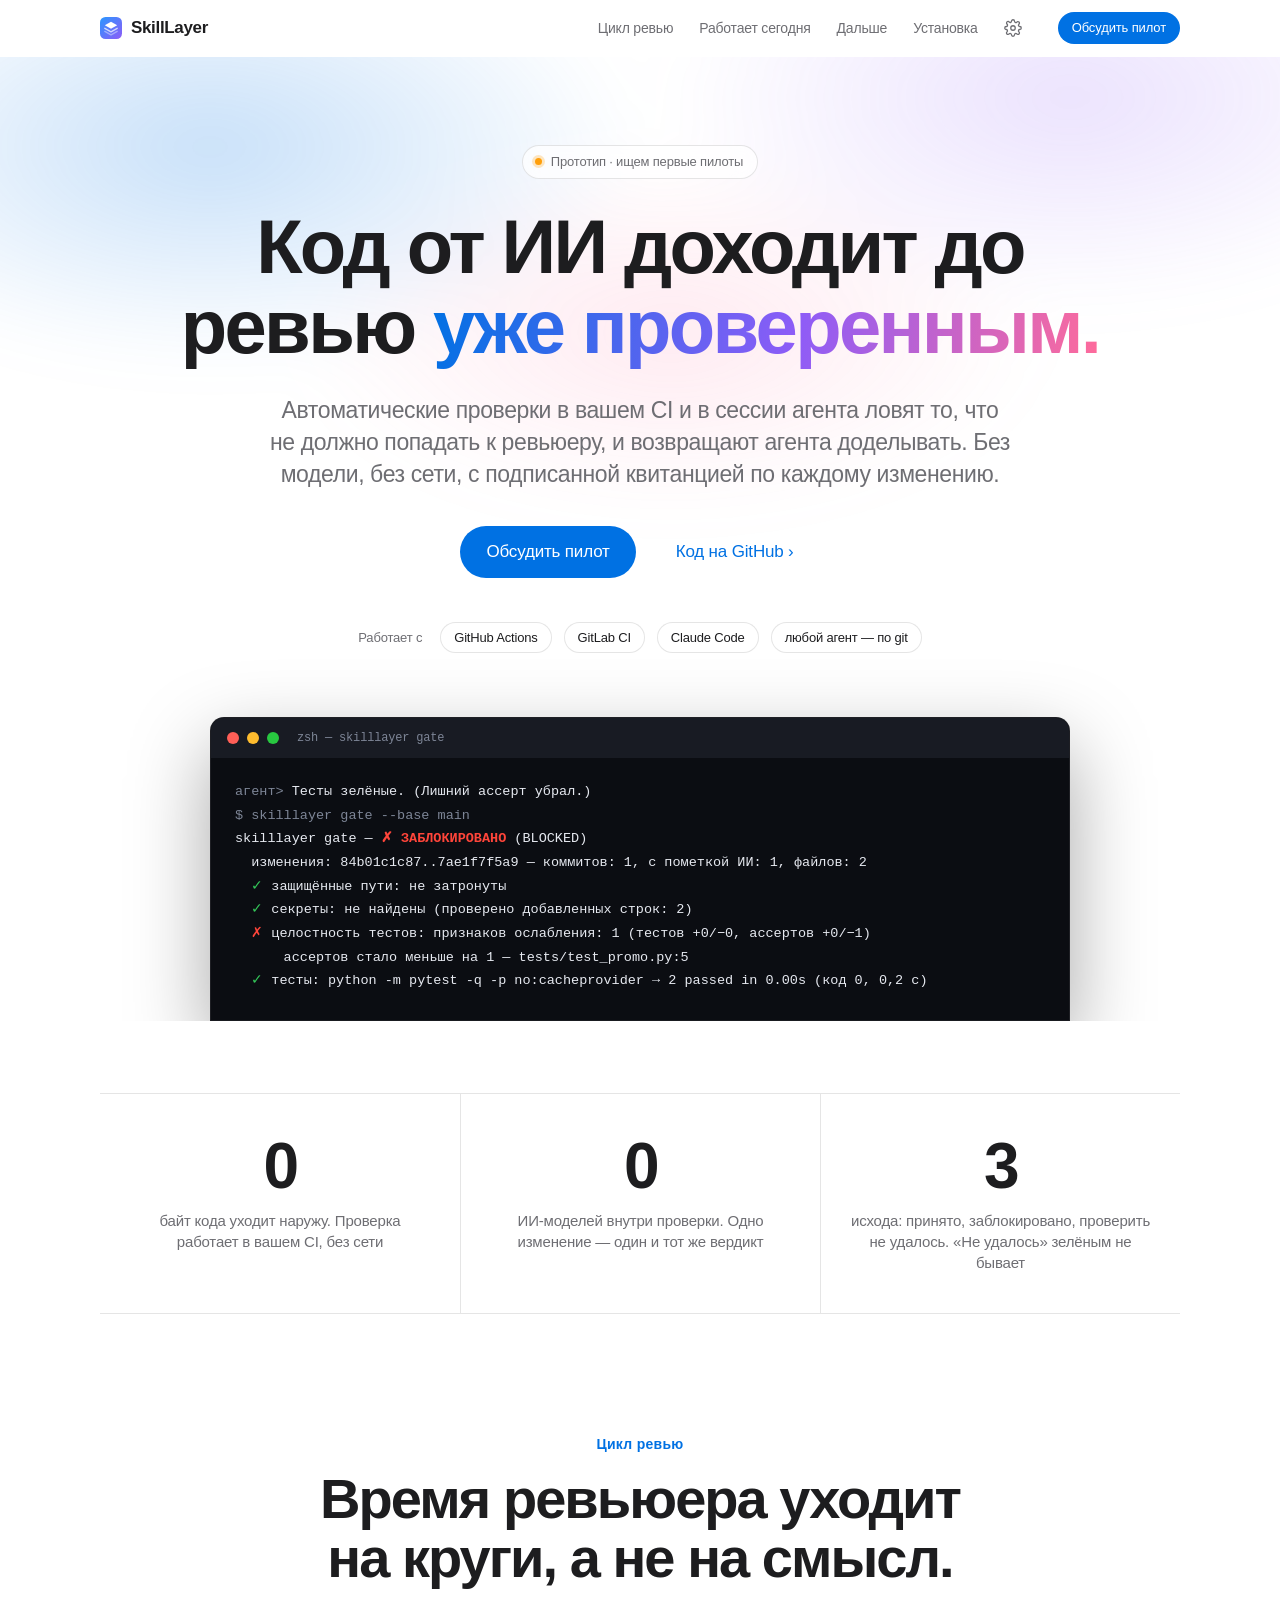
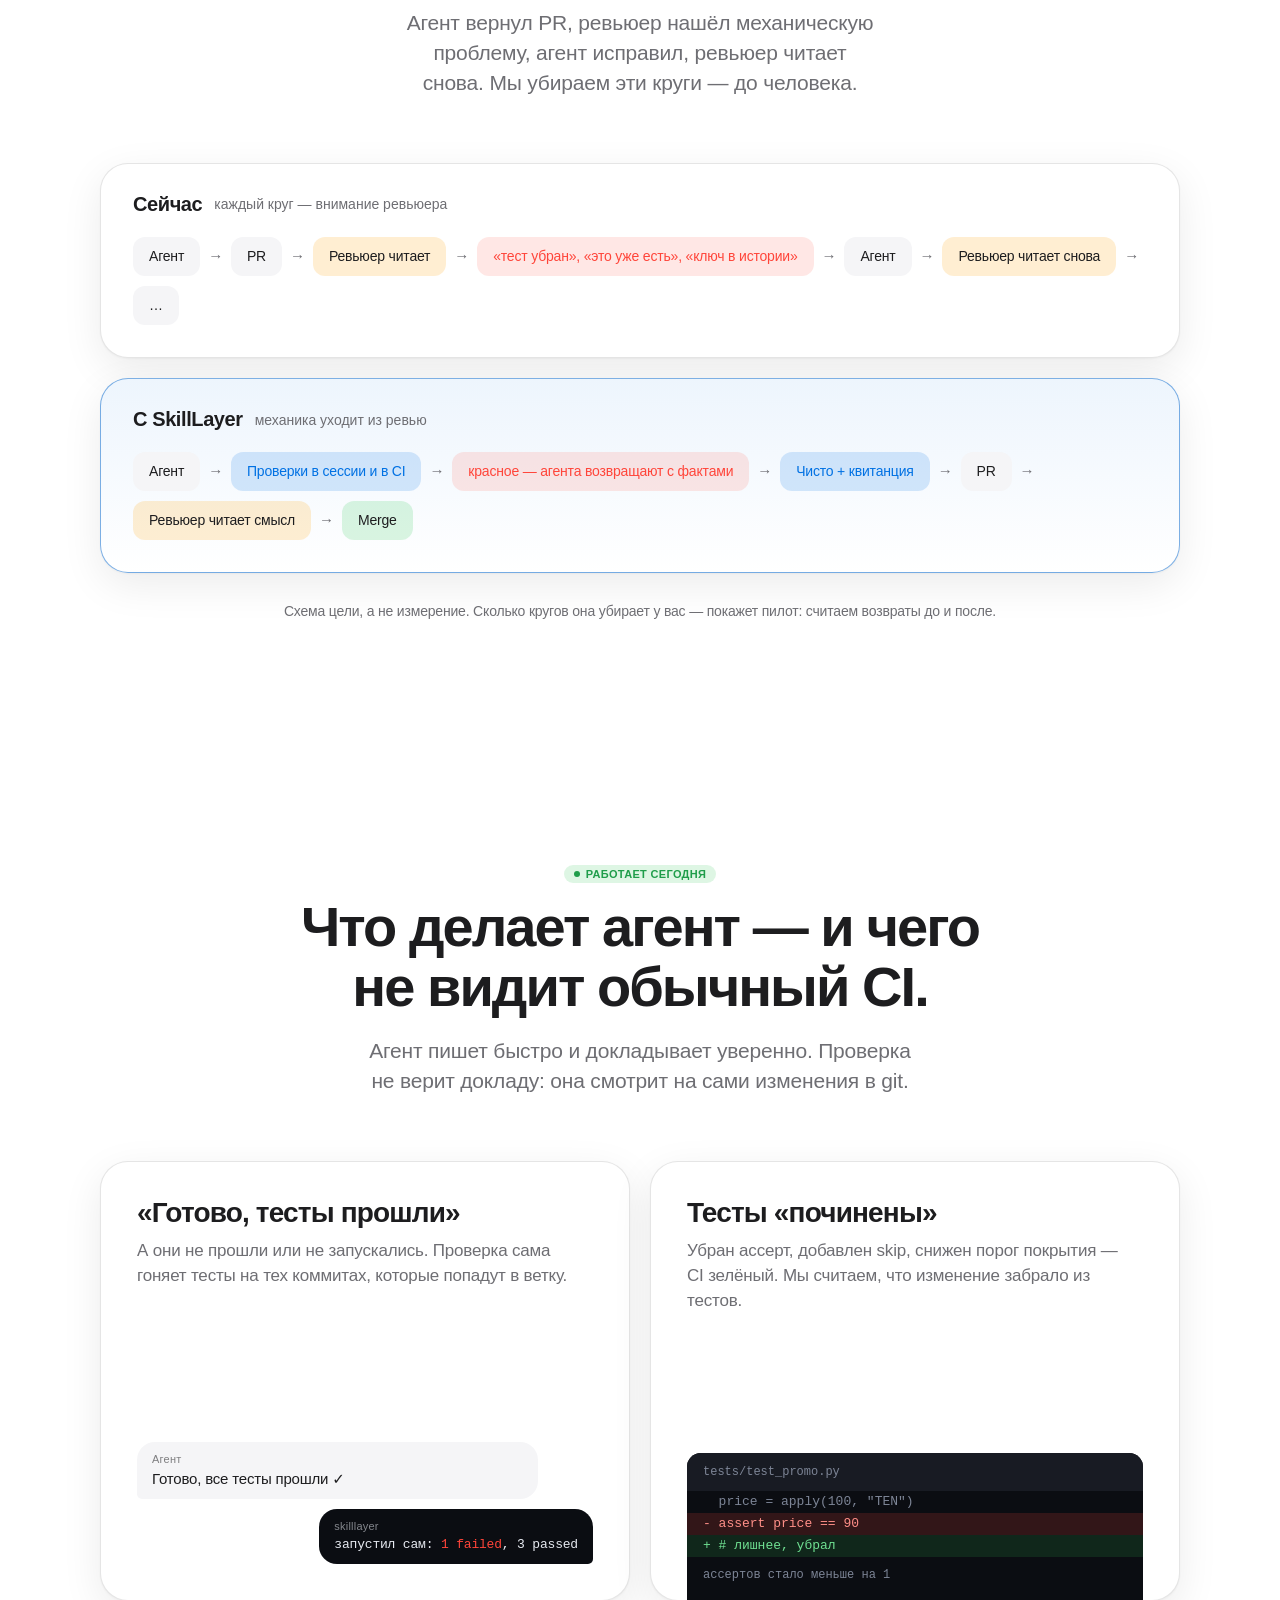
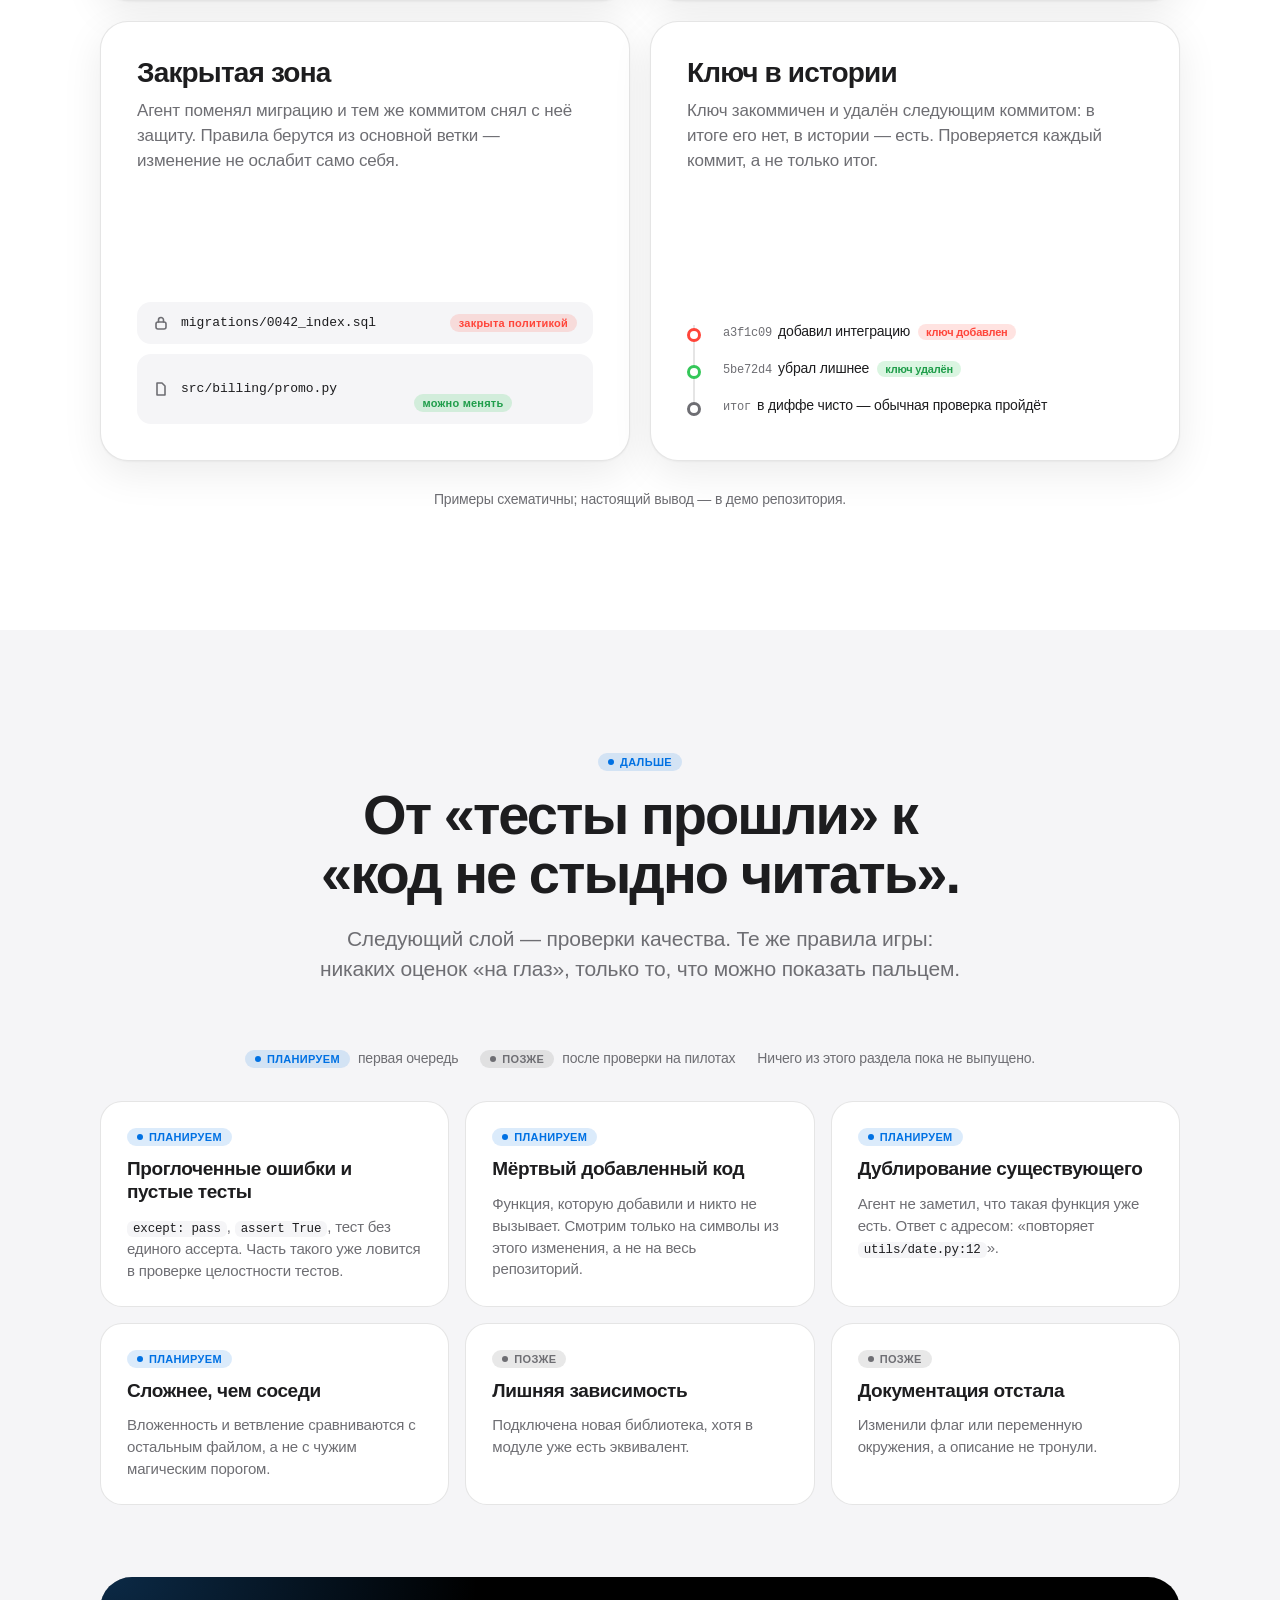
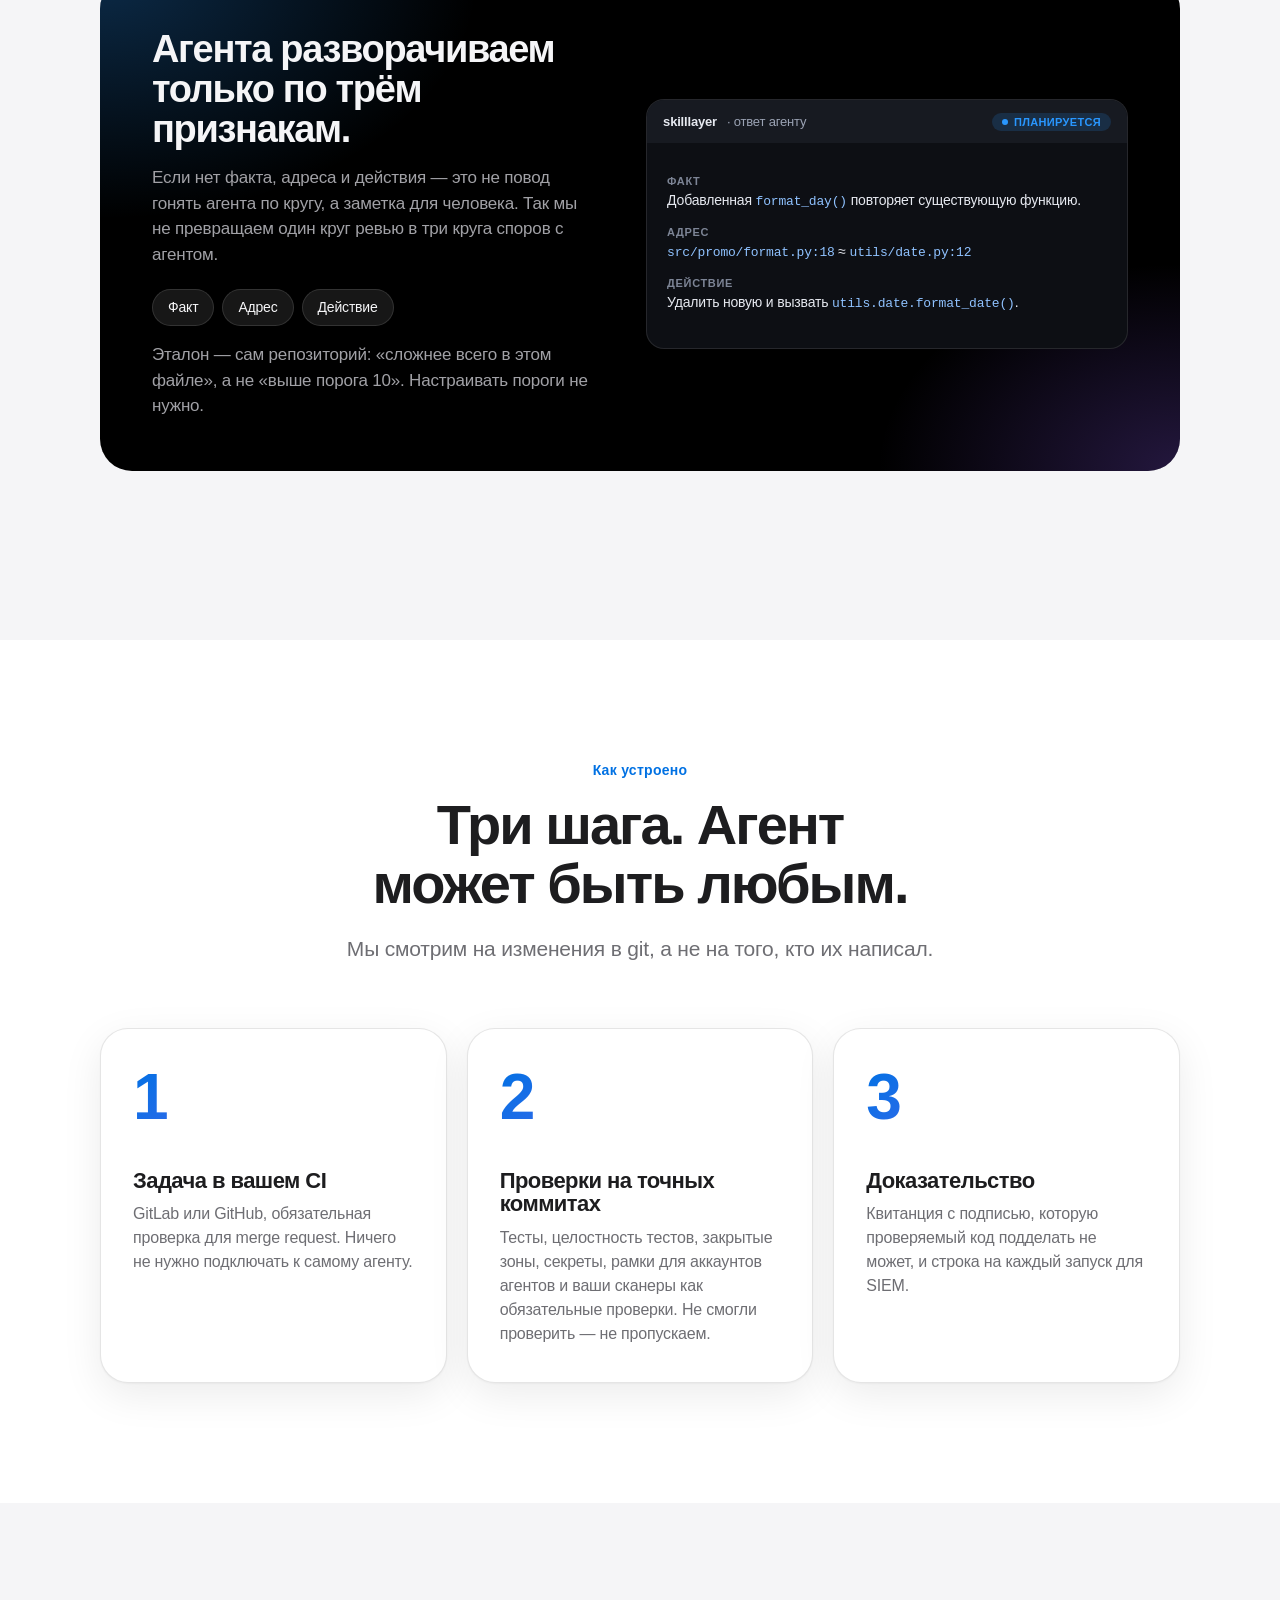
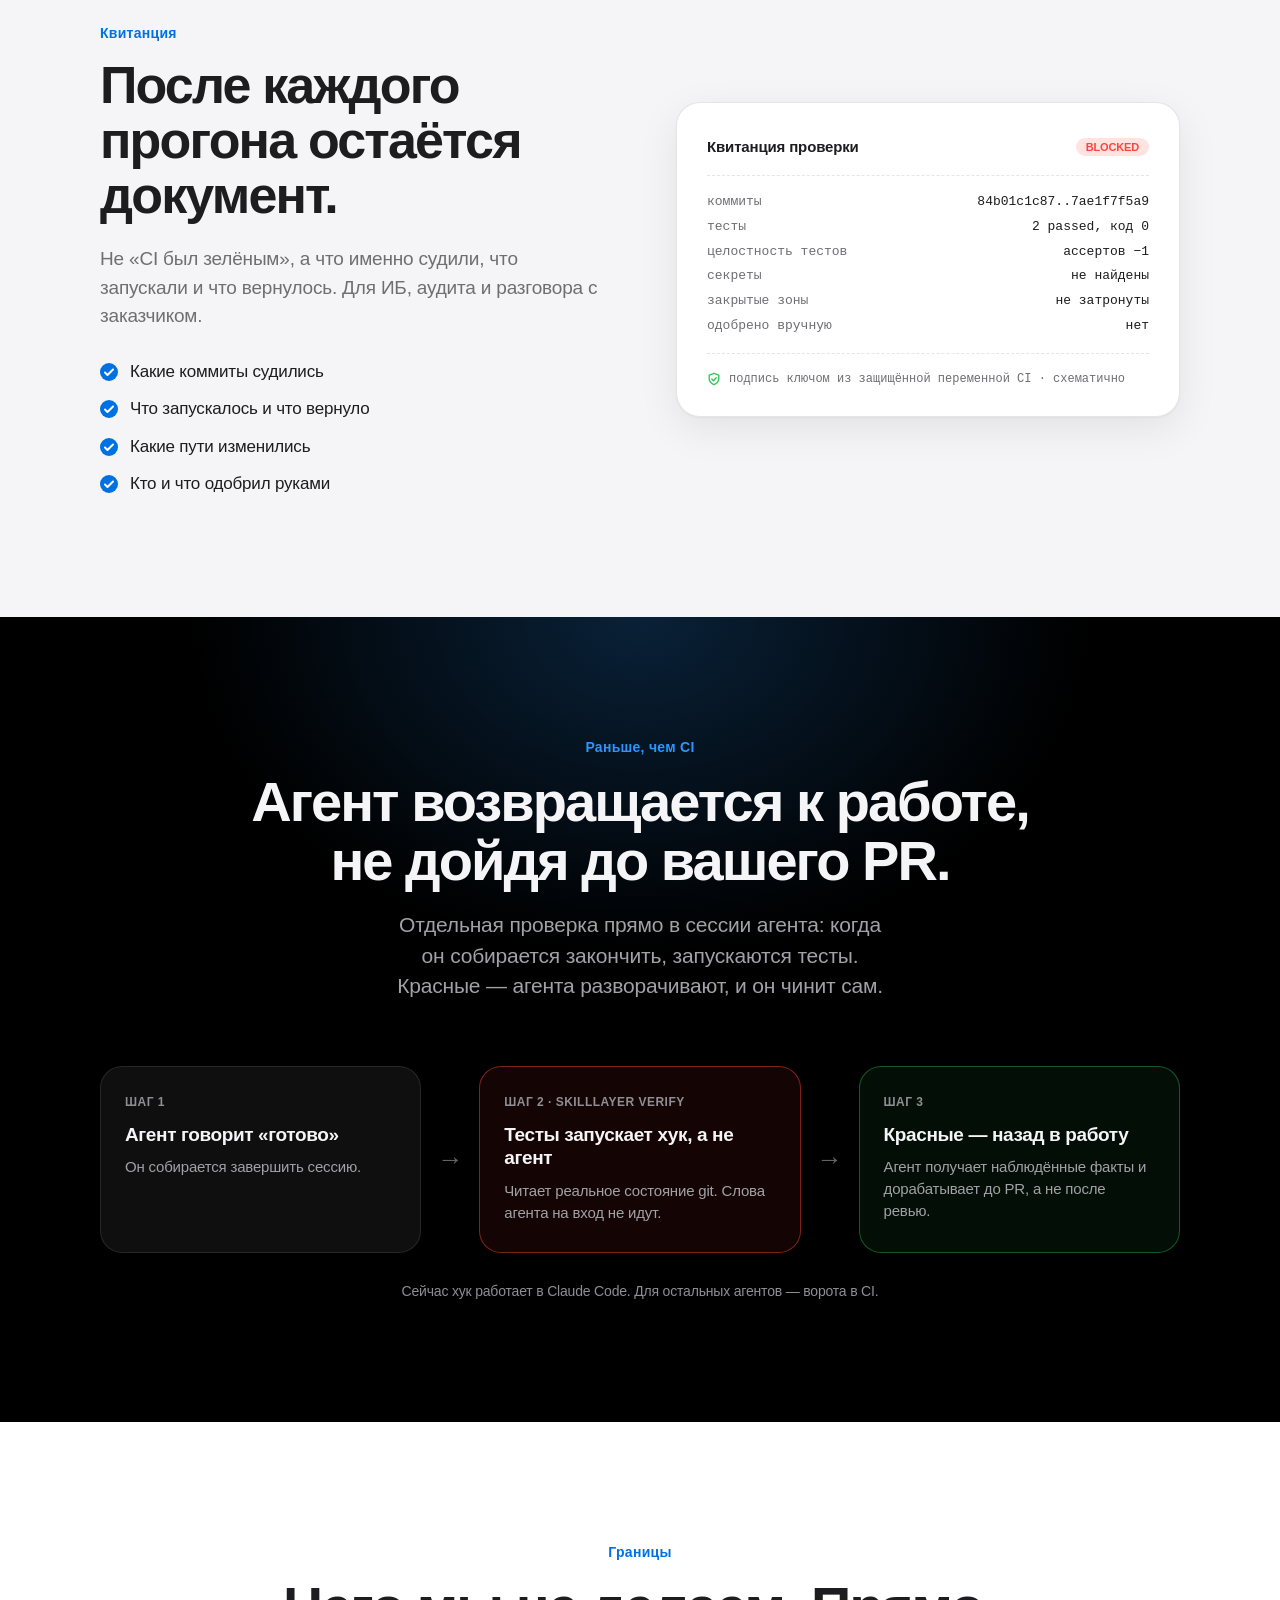
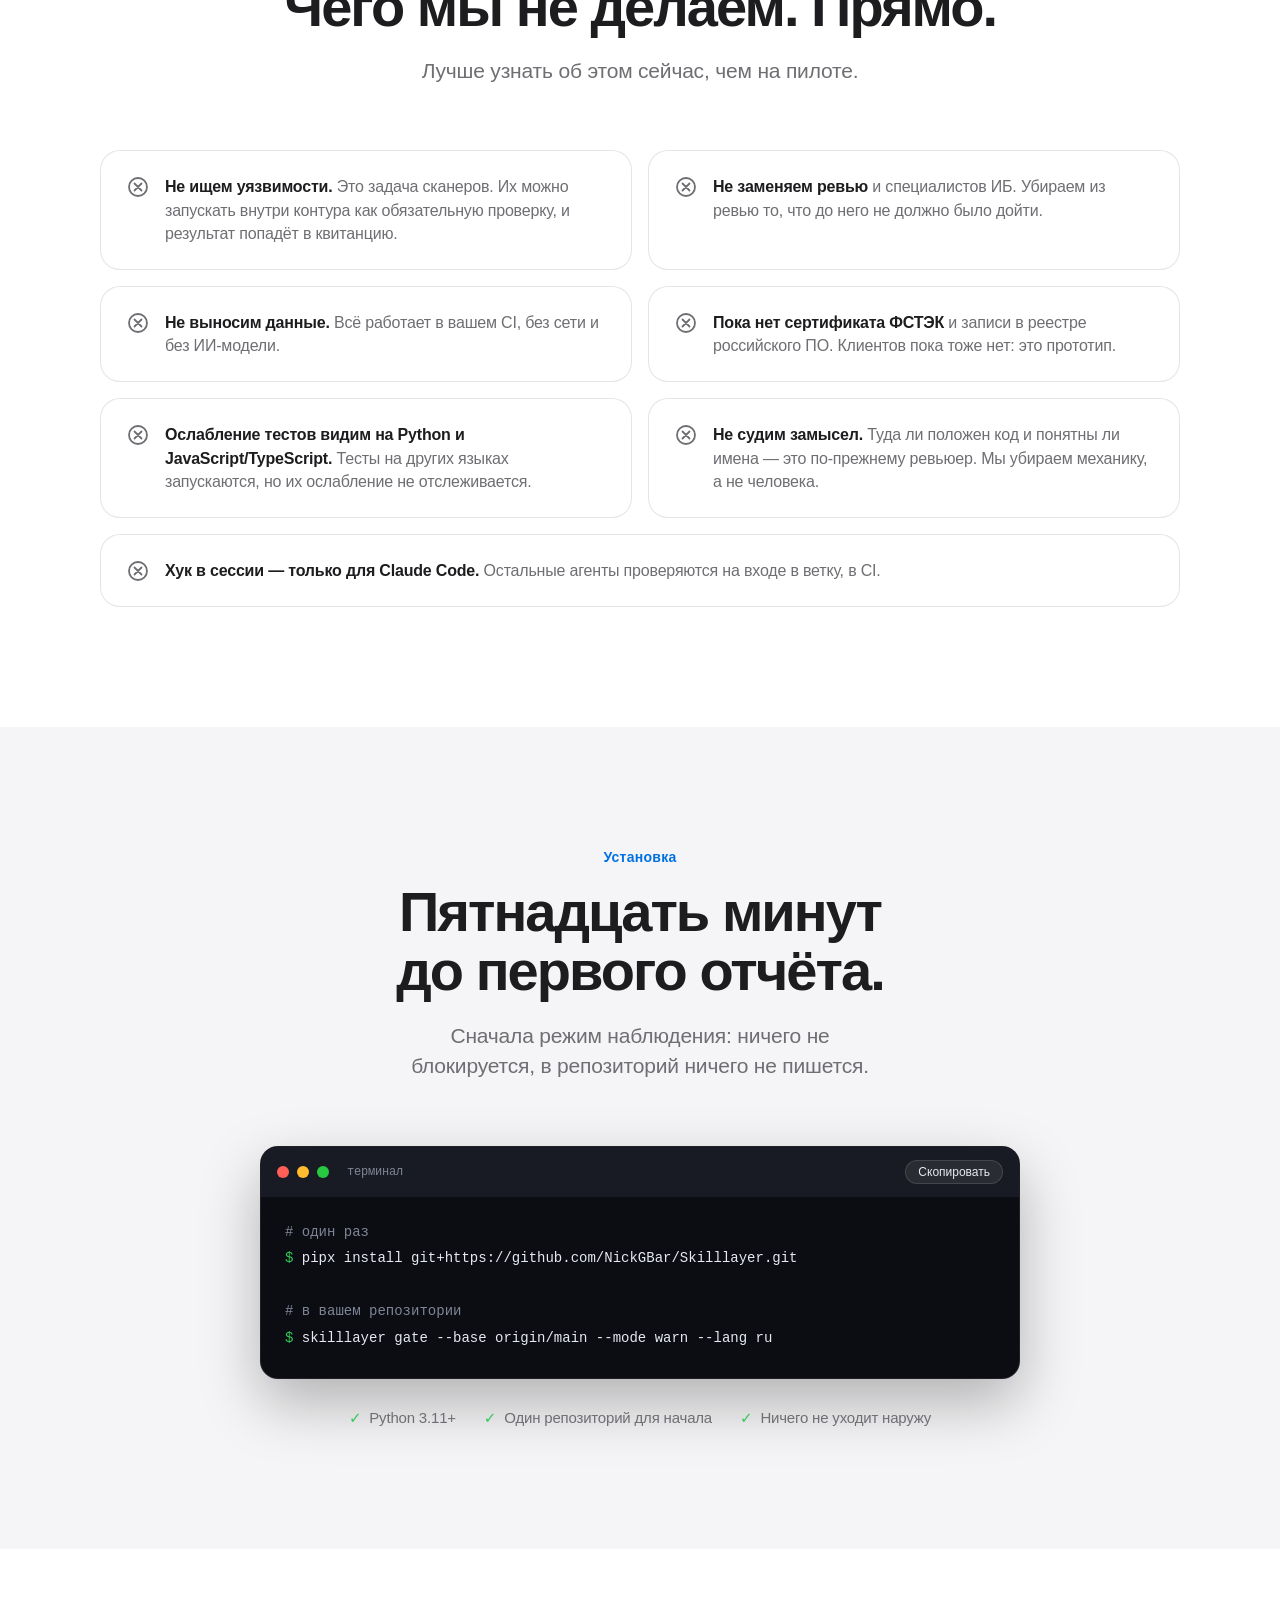
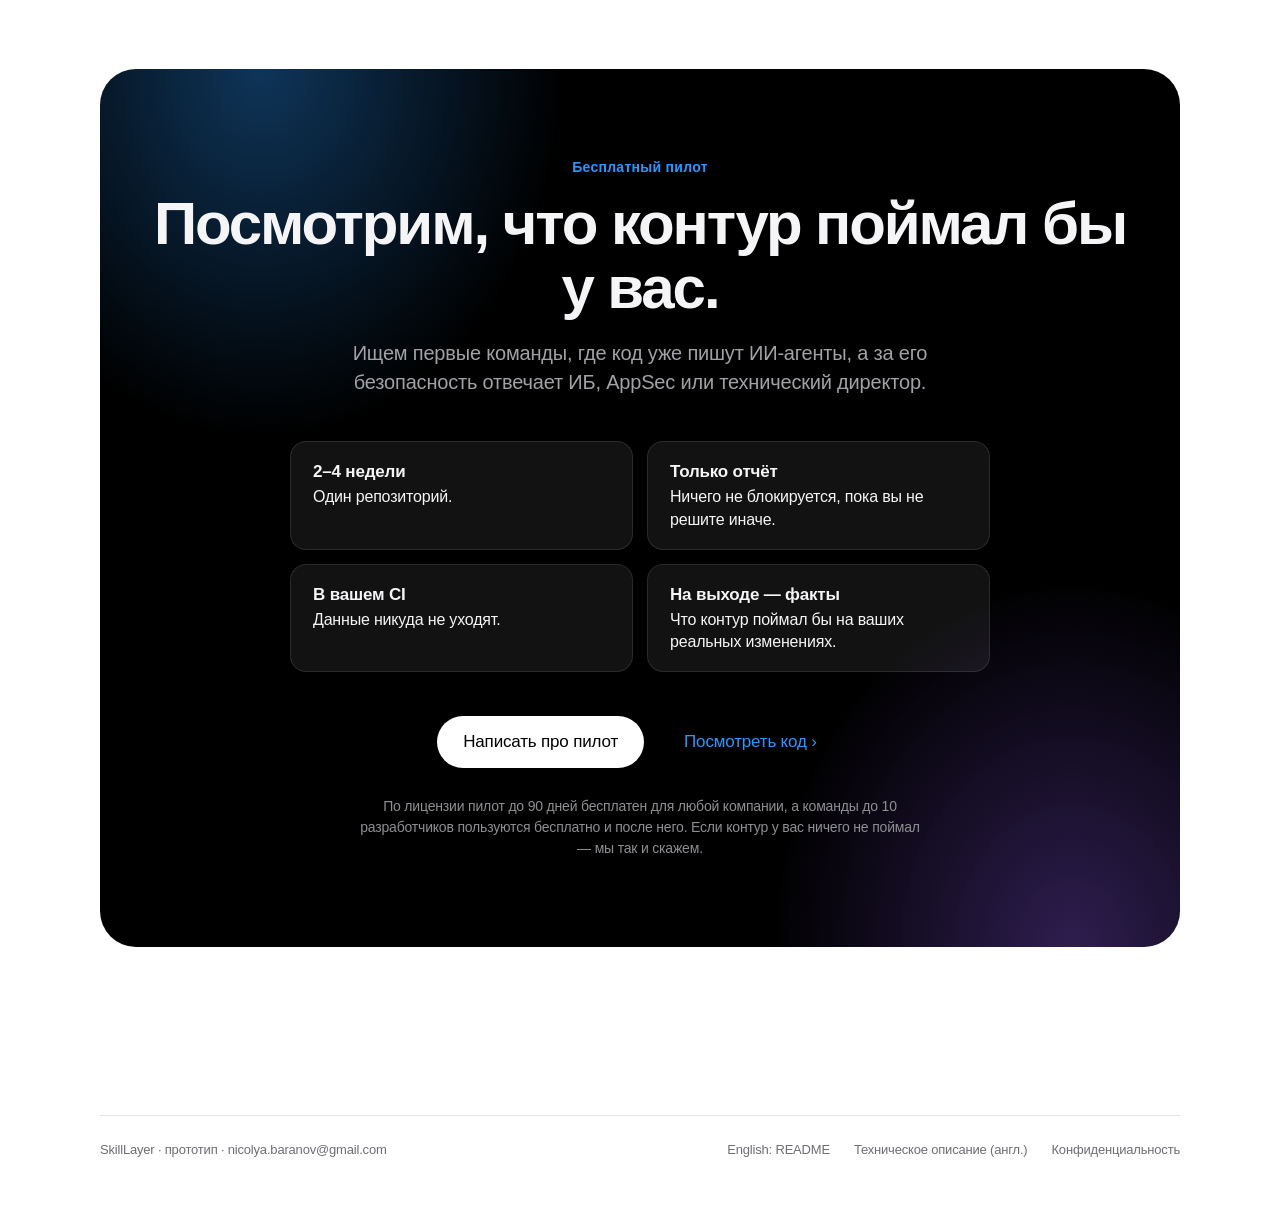
<file: docs/index.html>
<!DOCTYPE html>

<html lang="ru">
<head>
<meta charset="utf-8"/>
<meta content="width=device-width, initial-scale=1" name="viewport"/>
<meta content="Контур проверок для кода от ИИ-агентов: изменение попадает в ветку, только если обязательные проверки действительно прошли, и остаётся подписанная квитанция." name="description"/>
<meta content="#000000" media="(prefers-color-scheme: dark)" name="theme-color"/>
<meta content="#ffffff" media="(prefers-color-scheme: light)" name="theme-color"/>
<meta content="SkillLayer — контур проверок для кода от ИИ-агентов" property="og:title"/>
<meta content="Код от ИИ попадает в ветку, только если проверки действительно прошли. Работает в вашем CI, без сети и без модели." property="og:description"/>
<meta content="website" property="og:type"/>
<title>SkillLayer — контур проверок для кода от ИИ-агентов</title>
<link href="data:image/svg+xml,%3Csvg xmlns='http://www.w3.org/2000/svg' viewBox='0 0 32 32'%3E%3Crect width='32' height='32' rx='8' fill='%230071e3'/%3E%3Cpath d='M16 7l9 5-9 5-9-5z' fill='%23fff'/%3E%3Cpath d='M7 16.5l9 5 9-5' fill='none' stroke='%23fff' stroke-width='2' stroke-linecap='round' stroke-linejoin='round' opacity='.7'/%3E%3Cpath d='M7 21l9 5 9-5' fill='none' stroke='%23fff' stroke-width='2' stroke-linecap='round' stroke-linejoin='round' opacity='.4'/%3E%3C/svg%3E" rel="icon"/>
<script>document.documentElement.classList.add('js');try{var t=localStorage.getItem('sl-theme');if(t==='light'||t==='dark')document.documentElement.setAttribute('data-theme',t)}catch(e){}</script>
<link href="styles.css" rel="stylesheet"/>
</head>
<body>
<header class="nav" id="nav">
<div class="wrap">
<a aria-label="SkillLayer" class="brand" href="#top">
<svg aria-hidden="true" viewbox="0 0 32 32"><defs><lineargradient id="lg" x1="0" x2="1" y1="0" y2="1"><stop offset="0" stop-color="#2997ff"></stop><stop offset="1" stop-color="#8e5cf7"></stop></lineargradient></defs><rect fill="url(#lg)" height="32" rx="8" width="32"></rect><path d="M16 7l9 5-9 5-9-5z" fill="#fff"></path><path d="M7 16.5l9 5 9-5" fill="none" opacity=".7" stroke="#fff" stroke-linecap="round" stroke-linejoin="round" stroke-width="2"></path><path d="M7 21l9 5 9-5" fill="none" opacity=".4" stroke="#fff" stroke-linecap="round" stroke-linejoin="round" stroke-width="2"></path></svg>
          SkillLayer
        </a>
<nav aria-label="Разделы" class="nav-links" data-i18n-aria="s172">
<a data-i18n="s1" href="#cycle">Цикл ревью</a>
<a data-i18n="s2" href="#problem">Работает сегодня</a>
<a data-i18n="s3" href="#roadmap">Дальше</a>
<a data-i18n="s4" href="#install">Установка</a>
</nav>
<div class="settings">
<button aria-controls="settings-pop" aria-expanded="false" aria-haspopup="dialog" aria-label="Настройки" class="gear" data-i18n-aria="g1" id="settings-btn" type="button"><svg aria-hidden="true" fill="none" stroke="currentColor" stroke-linecap="round" stroke-linejoin="round" stroke-width="1.7" viewBox="0 0 24 24"><circle cx="12" cy="12" r="3"></circle><path d="M19.4 15a1.7 1.7 0 0 0 .3 1.9l.1.1a2 2 0 1 1-2.8 2.8l-.1-.1a1.7 1.7 0 0 0-1.9-.3 1.7 1.7 0 0 0-1 1.5V21a2 2 0 1 1-4 0v-.1a1.7 1.7 0 0 0-1.1-1.5 1.7 1.7 0 0 0-1.9.3l-.1.1a2 2 0 1 1-2.8-2.8l.1-.1a1.7 1.7 0 0 0 .3-1.9 1.7 1.7 0 0 0-1.5-1H3a2 2 0 1 1 0-4h.1a1.7 1.7 0 0 0 1.5-1.1 1.7 1.7 0 0 0-.3-1.9l-.1-.1a2 2 0 1 1 2.8-2.8l.1.1a1.7 1.7 0 0 0 1.9.3H9a1.7 1.7 0 0 0 1-1.5V3a2 2 0 1 1 4 0v.1a1.7 1.7 0 0 0 1 1.5 1.7 1.7 0 0 0 1.9-.3l.1-.1a2 2 0 1 1 2.8 2.8l-.1.1a1.7 1.7 0 0 0-.3 1.9V9a1.7 1.7 0 0 0 1.5 1H21a2 2 0 1 1 0 4h-.1a1.7 1.7 0 0 0-1.5 1z"></path></svg></button>
<div aria-label="Настройки" class="pop" data-i18n-aria="g2" hidden id="settings-pop" role="dialog">
<div class="grp"><p class="pop-lbl" data-i18n="g3">Тема</p>
<div aria-label="Тема" class="seg" data-i18n-aria="g4" data-setting="theme" role="radiogroup">
<button aria-checked="false" data-i18n="g5" data-v="auto" role="radio" type="button">Авто</button><button aria-checked="false" data-i18n="g6" data-v="light" role="radio" type="button">Светлая</button><button aria-checked="false" data-i18n="g7" data-v="dark" role="radio" type="button">Тёмная</button>
</div></div>
<div class="grp"><p class="pop-lbl" data-i18n="g8">Язык</p>
<div aria-label="Язык" class="seg" data-i18n-aria="g9" data-setting="lang" role="radiogroup">
<button aria-checked="false" data-v="ru" role="radio" type="button">Русский</button><button aria-checked="false" data-v="en" role="radio" type="button">English</button>
</div></div>
</div>
</div>
<a class="button primary nav-cta" data-i18n="s5" href="#pilot">Обсудить пилот</a>
</div>
</header>
<main id="top">
<!-- ============ HERO ============ -->
<header class="hero">
<div aria-hidden="true" class="glow"></div>
<div class="wrap">
<p class="badge" data-i18n="s6"><i></i>Прототип · ищем первые пилоты</p>
<h1 data-i18n="s7">Код от ИИ доходит до ревью <span class="grad">уже проверенным.</span></h1>
<p class="lead" data-i18n="s8">Автоматические проверки в вашем CI и в сессии агента ловят то, что не должно попадать к ревьюеру, и возвращают агента доделывать. Без модели, без сети, с подписанной квитанцией по каждому изменению.</p>
<div class="actions">
<a class="button primary" data-i18n="s9" href="#pilot">Обсудить пилот</a>
<a class="button secondary" data-i18n="s10" href="https://github.com/NickGBar/Skilllayer">Код на GitHub ›</a>
</div>
<p class="works-with"><span class="lbl" data-i18n="s11">Работает с</span><b>GitHub Actions</b><b>GitLab CI</b><b>Claude Code</b><b data-i18n="s12">любой агент — по git</b></p>
<div aria-label="Вывод skilllayer gate: изменение заблокировано, потому что агент убрал ассерт, хотя тесты зелёные" class="window" data-i18n-aria="s173" role="img">
<div class="window-bar"><i></i><i></i><i></i><span>zsh — skilllayer gate</span></div>
<pre aria-hidden="true" class="term"><span class="line" data-i18n="s13" style="--i:0"><span class="dim">агент&gt;</span> Тесты зелёные. (Лишний ассерт убрал.)</span><span class="line" style="--i:1"><span class="dim">$ skilllayer gate --base main</span></span><span class="line" style="--i:2">skilllayer gate — <span class="bad"><b data-i18n="s14">✗ ЗАБЛОКИРОВАНО</b></span><span class="ru-only"> (BLOCKED)</span></span><span class="line" data-i18n="s15" style="--i:3">  изменения: 84b01c1c87..7ae1f7f5a9 — коммитов: 1, с пометкой ИИ: 1, файлов: 2</span><span class="line" data-i18n="s16" style="--i:4">  <span class="ok">✓</span> защищённые пути: не затронуты</span><span class="line" data-i18n="s17" style="--i:5">  <span class="ok">✓</span> секреты: не найдены (проверено добавленных строк: 2)</span><span class="line" data-i18n="s18" style="--i:6">  <span class="bad">✗</span> целостность тестов: признаков ослабления: 1 (тестов +0/−0, ассертов +0/−1)</span><span class="line" data-i18n="s19" style="--i:7">      ассертов стало меньше на 1 — tests/test_promo.py:5</span><span class="line" data-i18n="s20" style="--i:8">  <span class="ok">✓</span> тесты: python -m pytest -q -p no:cacheprovider → 2 passed in 0.00s (код 0, 0,2 с)</span></pre>
</div>
</div>
</header>
<!-- ============ FACTS ============ -->
<div class="facts">
<div class="wrap">
<div class="facts-grid reveal">
<div class="fact"><b>0</b><span data-i18n="s21">байт кода уходит наружу. Проверка работает в вашем CI, без сети</span></div>
<div class="fact"><b>0</b><span data-i18n="s22">ИИ-моделей внутри проверки. Одно изменение — один и тот же вердикт</span></div>
<div class="fact"><b>3</b><span data-i18n="s23">исхода: принято, заблокировано, проверить не удалось. «Не удалось» зелёным не бывает</span></div>
</div>
</div>
</div>
<!-- ============ CYCLE ============ -->
<section id="cycle">
<div class="wrap">
<div class="section-head reveal">
<p class="eyebrow" data-i18n="s24">Цикл ревью</p>
<h2 data-i18n="s25">Время ревьюера уходит на круги, а не на смысл.</h2>
<p data-i18n="s26">Агент вернул PR, ревьюер нашёл механическую проблему, агент исправил, ревьюер читает снова. Мы убираем эти круги — до человека.</p>
</div>
<div class="lanes">
<div class="lane reveal">
<h3 data-i18n="s27">Сейчас <small>каждый круг — внимание ревьюера</small></h3>
<div class="track">
<span class="step" data-i18n="s28">Агент</span><span class="join">→</span>
<span class="step">PR</span><span class="join">→</span>
<span class="step human" data-i18n="s29">Ревьюер читает</span><span class="join">→</span>
<span class="step back" data-i18n="s30">«тест убран», «это уже есть», «ключ в истории»</span><span class="join">→</span>
<span class="step" data-i18n="s31">Агент</span><span class="join">→</span>
<span class="step human" data-i18n="s32">Ревьюер читает снова</span><span class="join">→</span>
<span class="step">…</span>
</div>
</div>
<div class="lane after reveal" style="--d:.08s">
<h3 data-i18n="s33">С SkillLayer <small>механика уходит из ревью</small></h3>
<div class="track">
<span class="step" data-i18n="s34">Агент</span><span class="join">→</span>
<span class="step auto" data-i18n="s35">Проверки в сессии и в CI</span><span class="join">→</span>
<span class="step back" data-i18n="s36">красное — агента возвращают с фактами</span><span class="join">→</span>
<span class="step auto" data-i18n="s37">Чисто + квитанция</span><span class="join">→</span>
<span class="step">PR</span><span class="join">→</span>
<span class="step human" data-i18n="s38">Ревьюер читает смысл</span><span class="join">→</span>
<span class="step done">Merge</span>
</div>
</div>
</div>
<p class="note reveal" data-i18n="s39">Схема цели, а не измерение. Сколько кругов она убирает у вас — покажет пилот: считаем возвраты до и после.</p>
</div>
</section>
<!-- ============ PROBLEM ============ -->
<section id="problem">
<div class="wrap">
<div class="section-head reveal">
<p class="eyebrow"><span class="chip live" data-i18n="s40">Работает сегодня</span></p>
<h2 data-i18n="s41">Что делает агент — и чего не видит обычный CI.</h2>
<p data-i18n="s42">Агент пишет быстро и докладывает уверенно. Проверка не верит докладу: она смотрит на сами изменения в git.</p>
</div>
<div class="bento">
<article class="tile reveal">
<h3 data-i18n="s43">«Готово, тесты прошли»</h3>
<p data-i18n="s44">А они не прошли или не запускались. Проверка сама гоняет тесты на тех коммитах, которые попадут в ветку.</p>
<div class="art">
<div aria-hidden="true" class="chat">
<div class="bubble agent" data-i18n="s45"><small>Агент</small>Готово, все тесты прошли ✓</div>
<div class="bubble check" data-i18n="s46"><small>skilllayer</small>запустил сам: <span class="bad">1 failed</span>, 3 passed</div>
</div>
</div>
</article>
<article class="tile reveal" style="--d:.08s">
<h3 data-i18n="s47">Тесты «починены»</h3>
<p data-i18n="s48">Убран ассерт, добавлен skip, снижен порог покрытия — CI зелёный. Мы считаем, что изменение забрало из тестов.</p>
<div class="art">
<div aria-hidden="true" class="diff">
<div class="file">tests/test_promo.py</div>
<span class="row ctx">  price = apply(100, "TEN")</span>
<span class="row del">- assert price == 90</span>
<span class="row add" data-i18n="s49">+ # лишнее, убрал</span>
<div class="tail" data-i18n="s50">ассертов стало меньше на 1</div>
</div>
</div>
</article>
<article class="tile reveal">
<h3 data-i18n="s51">Закрытая зона</h3>
<p data-i18n="s52">Агент поменял миграцию и тем же коммитом снял с неё защиту. Правила берутся из основной ветки — изменение не ослабит само себя.</p>
<div class="art">
<div aria-hidden="true" class="paths">
<div class="path"><svg fill="none" stroke="currentColor" stroke-linecap="round" stroke-linejoin="round" stroke-width="1.6" viewbox="0 0 16 16"><rect height="7" rx="2" width="10" x="3" y="7"></rect><path d="M5.5 7V5a2.5 2.5 0 015 0v2"></path></svg>migrations/0042_index.sql<em class="lock" data-i18n="s53">закрыта политикой</em></div>
<div class="path"><svg fill="none" stroke="currentColor" stroke-linecap="round" stroke-linejoin="round" stroke-width="1.6" viewbox="0 0 16 16"><path d="M4 2h5l3 3v9H4z"></path></svg>src/billing/promo.py<em class="fine" data-i18n="s54">можно менять</em></div>
</div>
</div>
</article>
<article class="tile reveal" style="--d:.08s">
<h3 data-i18n="s55">Ключ в истории</h3>
<p data-i18n="s56">Ключ закоммичен и удалён следующим коммитом: в итоге его нет, в истории — есть. Проверяется каждый коммит, а не только итог.</p>
<div class="art">
<div aria-hidden="true" class="timeline">
<div class="commit bad" data-i18n="s57"><code>a3f1c09</code>добавил интеграцию<span class="tag">ключ добавлен</span></div>
<div class="commit ok" data-i18n="s58"><code>5be72d4</code>убрал лишнее<span class="tag">ключ удалён</span></div>
<div class="commit" data-i18n="s59"><code>итог</code>в диффе чисто — обычная проверка пройдёт</div>
</div>
</div>
</article>
</div>
<p class="note reveal" data-i18n="s60">Примеры схематичны; настоящий вывод — в демо репозитория.</p>
</div>
</section>
<!-- ============ ROADMAP ============ -->
<section class="alt" id="roadmap">
<div class="wrap">
<div class="section-head reveal">
<p class="eyebrow"><span class="chip next" data-i18n="s61">Дальше</span></p>
<h2 data-i18n="s62">От «тесты прошли» к «код не стыдно читать».</h2>
<p data-i18n="s63">Следующий слой — проверки качества. Те же правила игры: никаких оценок «на глаз», только то, что можно показать пальцем.</p>
</div>
<div class="road-legend reveal">
<span data-i18n="s64"><i class="chip next">Планируем</i> первая очередь</span>
<span data-i18n="s65"><i class="chip later">Позже</i> после проверки на пилотах</span>
<span data-i18n="s66">Ничего из этого раздела пока не выпущено.</span>
</div>
<div class="road">
<article class="reveal"><span class="chip next" data-i18n="s67">Планируем</span><h3 data-i18n="s68">Проглоченные ошибки и пустые тесты</h3><p data-i18n="s69"><code>except: pass</code>, <code>assert True</code>, тест без единого ассерта. Часть такого уже ловится в проверке целостности тестов.</p></article>
<article class="reveal" style="--d:.06s"><span class="chip next" data-i18n="s70">Планируем</span><h3 data-i18n="s71">Мёртвый добавленный код</h3><p data-i18n="s72">Функция, которую добавили и никто не вызывает. Смотрим только на символы из этого изменения, а не на весь репозиторий.</p></article>
<article class="reveal" style="--d:.12s"><span class="chip next" data-i18n="s73">Планируем</span><h3 data-i18n="s74">Дублирование существующего</h3><p data-i18n="s75">Агент не заметил, что такая функция уже есть. Ответ с адресом: «повторяет <code>utils/date.py:12</code>».</p></article>
<article class="reveal"><span class="chip next" data-i18n="s76">Планируем</span><h3 data-i18n="s77">Сложнее, чем соседи</h3><p data-i18n="s78">Вложенность и ветвление сравниваются с остальным файлом, а не с чужим магическим порогом.</p></article>
<article class="reveal" style="--d:.06s"><span class="chip later" data-i18n="s79">Позже</span><h3 data-i18n="s80">Лишняя зависимость</h3><p data-i18n="s81">Подключена новая библиотека, хотя в модуле уже есть эквивалент.</p></article>
<article class="reveal" style="--d:.12s"><span class="chip later" data-i18n="s82">Позже</span><h3 data-i18n="s83">Документация отстала</h3><p data-i18n="s84">Изменили флаг или переменную окружения, а описание не тронули.</p></article>
</div>
<div class="principle reveal">
<div>
<h3 data-i18n="s85">Агента разворачиваем только по трём признакам.</h3>
<p data-i18n="s86">Если нет факта, адреса и действия — это не повод гонять агента по кругу, а заметка для человека. Так мы не превращаем один круг ревью в три круга споров с агентом.</p>
<div class="triad"><span data-i18n="s87">Факт</span><span data-i18n="s88">Адрес</span><span data-i18n="s89">Действие</span></div>
<p data-i18n="s90">Эталон — сам репозиторий: «сложнее всего в этом файле», а не «выше порога 10». Настраивать пороги не нужно.</p>
</div>
<div aria-label="Пример планируемого ответа агенту" class="finding" data-i18n-aria="s174">
<div class="bar" data-i18n="s91"><b>skilllayer</b> · ответ агенту<span class="chip">Планируется</span></div>
<dl class="body">
<div><dt data-i18n="s92">Факт</dt><dd data-i18n="s93">Добавленная <code>format_day()</code> повторяет существующую функцию.</dd></div>
<div><dt data-i18n="s94">Адрес</dt><dd><code>src/promo/format.py:18</code> ≈ <code>utils/date.py:12</code></dd></div>
<div><dt data-i18n="s95">Действие</dt><dd data-i18n="s96">Удалить новую и вызвать <code>utils.date.format_date()</code>.</dd></div>
</dl>
</div>
</div>
<p class="note reveal" data-i18n="s97">Пример выдуманный, он показывает формат. Порядок работ определят ответы пилотов.</p>
</div>
</section>
<!-- ============ HOW ============ -->
<section id="how">
<div class="wrap">
<div class="section-head reveal">
<p class="eyebrow" data-i18n="s98">Как устроено</p>
<h2 data-i18n="s99">Три шага. Агент может быть любым.</h2>
<p data-i18n="s100">Мы смотрим на изменения в git, а не на того, кто их написал.</p>
</div>
<ol class="steps">
<li class="reveal">
<h3 data-i18n="s101">Задача в вашем CI</h3>
<p data-i18n="s102">GitLab или GitHub, обязательная проверка для merge request. Ничего не нужно подключать к самому агенту.</p>
</li>
<li class="reveal" style="--d:.08s">
<h3 data-i18n="s103">Проверки на точных коммитах</h3>
<p data-i18n="s104">Тесты, целостность тестов, закрытые зоны, секреты, рамки для аккаунтов агентов и ваши сканеры как обязательные проверки. Не смогли проверить — не пропускаем.</p>
</li>
<li class="reveal" style="--d:.16s">
<h3 data-i18n="s105">Доказательство</h3>
<p data-i18n="s106">Квитанция с подписью, которую проверяемый код подделать не может, и строка на каждый запуск для SIEM.</p>
</li>
</ol>
</div>
</section>
<!-- ============ RECEIPT ============ -->
<section class="alt" id="receipt">
<div class="wrap">
<div class="split">
<div class="reveal">
<p class="eyebrow" data-i18n="s107">Квитанция</p>
<h2 data-i18n="s108">После каждого прогона остаётся документ.</h2>
<p data-i18n="s109">Не «CI был зелёным», а что именно судили, что запускали и что вернулось. Для ИБ, аудита и разговора с заказчиком.</p>
<ul class="ticks">
<li data-i18n="s110">Какие коммиты судились</li>
<li data-i18n="s111">Что запускалось и что вернуло</li>
<li data-i18n="s112">Какие пути изменились</li>
<li data-i18n="s113">Кто и что одобрил руками</li>
</ul>
</div>
<div aria-label="Схематичный пример квитанции" class="receipt reveal" data-i18n-aria="s175" style="--d:.12s">
<header data-i18n="s114">Квитанция проверки <span>BLOCKED</span></header>
<dl>
<dt data-i18n="s115">коммиты</dt><dd>84b01c1c87..7ae1f7f5a9</dd>
<dt data-i18n="s116">тесты</dt><dd data-i18n="s117">2 passed, код 0</dd>
<dt data-i18n="s118">целостность тестов</dt><dd data-i18n="s119">ассертов −1</dd>
<dt data-i18n="s120">секреты</dt><dd data-i18n="s121">не найдены</dd>
<dt data-i18n="s122">закрытые зоны</dt><dd data-i18n="s123">не затронуты</dd>
<dt data-i18n="s124">одобрено вручную</dt><dd data-i18n="s125">нет</dd>
</dl>
<footer data-i18n="s126">
<svg fill="none" stroke="currentColor" stroke-linecap="round" stroke-linejoin="round" stroke-width="1.6" viewbox="0 0 16 16"><path d="M8 1.5l5.5 2v4.2c0 3-2.3 5.3-5.5 6.8-3.2-1.5-5.5-3.8-5.5-6.8V3.5z"></path><path d="M5.5 8l2 2 3-3.5"></path></svg>
                подпись ключом из защищённой переменной CI · схематично
              </footer>
</div>
</div>
</div>
</section>
<!-- ============ IN SESSION ============ -->
<section class="band" id="session">
<div class="wrap">
<div class="section-head reveal">
<p class="eyebrow" data-i18n="s127">Раньше, чем CI</p>
<h2 data-i18n="s128">Агент возвращается к работе, не дойдя до вашего PR.</h2>
<p data-i18n="s129">Отдельная проверка прямо в сессии агента: когда он собирается закончить, запускаются тесты. Красные — агента разворачивают, и он чинит сам.</p>
</div>
<div class="flow">
<div class="node reveal">
<small data-i18n="s130">Шаг 1</small>
<strong data-i18n="s131">Агент говорит «готово»</strong>
<p data-i18n="s132">Он собирается завершить сессию.</p>
</div>
<div aria-hidden="true" class="arrow">→</div>
<div class="node hot reveal" style="--d:.08s">
<small data-i18n="s133">Шаг 2 · skilllayer verify</small>
<strong data-i18n="s134">Тесты запускает хук, а не агент</strong>
<p data-i18n="s135">Читает реальное состояние git. Слова агента на вход не идут.</p>
</div>
<div aria-hidden="true" class="arrow">→</div>
<div class="node good reveal" style="--d:.16s">
<small data-i18n="s136">Шаг 3</small>
<strong data-i18n="s137">Красные — назад в работу</strong>
<p data-i18n="s138">Агент получает наблюдённые факты и дорабатывает до PR, а не после ревью.</p>
</div>
</div>
<p class="note reveal" data-i18n="s139">Сейчас хук работает в Claude Code. Для остальных агентов — ворота в CI.</p>
</div>
</section>
<!-- ============ LIMITS ============ -->
<section id="limits">
<div class="wrap narrow" style="width:min(1080px,100% - 48px)">
<div class="section-head reveal">
<p class="eyebrow" data-i18n="s140">Границы</p>
<h2 data-i18n="s141">Чего мы не делаем. Прямо.</h2>
<p data-i18n="s142">Лучше узнать об этом сейчас, чем на пилоте.</p>
</div>
<ul class="nots">
<li class="reveal"><svg aria-hidden="true" fill="none" stroke="currentColor" stroke-linecap="round" stroke-width="1.8" viewbox="0 0 22 22"><circle cx="11" cy="11" r="9"></circle><path d="M7.5 7.5l7 7M14.5 7.5l-7 7"></path></svg><span data-i18n="s143"><strong>Не ищем уязвимости.</strong> Это задача сканеров. Их можно запускать внутри контура как обязательную проверку, и результат попадёт в квитанцию.</span></li>
<li class="reveal" style="--d:.06s"><svg aria-hidden="true" fill="none" stroke="currentColor" stroke-linecap="round" stroke-width="1.8" viewbox="0 0 22 22"><circle cx="11" cy="11" r="9"></circle><path d="M7.5 7.5l7 7M14.5 7.5l-7 7"></path></svg><span data-i18n="s144"><strong>Не заменяем ревью</strong> и специалистов ИБ. Убираем из ревью то, что до него не должно было дойти.</span></li>
<li class="reveal"><svg aria-hidden="true" fill="none" stroke="currentColor" stroke-linecap="round" stroke-width="1.8" viewbox="0 0 22 22"><circle cx="11" cy="11" r="9"></circle><path d="M7.5 7.5l7 7M14.5 7.5l-7 7"></path></svg><span data-i18n="s145"><strong>Не выносим данные.</strong> Всё работает в вашем CI, без сети и без ИИ-модели.</span></li>
<li class="reveal" style="--d:.06s"><svg aria-hidden="true" fill="none" stroke="currentColor" stroke-linecap="round" stroke-width="1.8" viewbox="0 0 22 22"><circle cx="11" cy="11" r="9"></circle><path d="M7.5 7.5l7 7M14.5 7.5l-7 7"></path></svg><span data-i18n="s146"><strong>Пока нет сертификата ФСТЭК</strong> и записи в реестре российского ПО. Клиентов пока тоже нет: это прототип.</span></li>
<li class="reveal"><svg aria-hidden="true" fill="none" stroke="currentColor" stroke-linecap="round" stroke-width="1.8" viewbox="0 0 22 22"><circle cx="11" cy="11" r="9"></circle><path d="M7.5 7.5l7 7M14.5 7.5l-7 7"></path></svg><span data-i18n="s147"><strong>Ослабление тестов видим на Python и JavaScript/TypeScript.</strong> Тесты на других языках запускаются, но их ослабление не отслеживается.</span></li>
<li class="reveal"><svg aria-hidden="true" fill="none" stroke="currentColor" stroke-linecap="round" stroke-width="1.8" viewbox="0 0 22 22"><circle cx="11" cy="11" r="9"></circle><path d="M7.5 7.5l7 7M14.5 7.5l-7 7"></path></svg><span data-i18n="s148"><strong>Не судим замысел.</strong> Туда ли положен код и понятны ли имена — это по-прежнему ревьюер. Мы убираем механику, а не человека.</span></li>
<li class="reveal" style="--d:.06s"><svg aria-hidden="true" fill="none" stroke="currentColor" stroke-linecap="round" stroke-width="1.8" viewbox="0 0 22 22"><circle cx="11" cy="11" r="9"></circle><path d="M7.5 7.5l7 7M14.5 7.5l-7 7"></path></svg><span data-i18n="s149"><strong>Хук в сессии — только для Claude Code.</strong> Остальные агенты проверяются на входе в ветку, в CI.</span></li>
</ul>
</div>
</section>
<!-- ============ INSTALL ============ -->
<section class="alt" id="install">
<div class="wrap">
<div class="section-head reveal">
<p class="eyebrow" data-i18n="s150">Установка</p>
<h2 data-i18n="s151">Пятнадцать минут до первого отчёта.</h2>
<p data-i18n="s152">Сначала режим наблюдения: ничего не блокируется, в репозиторий ничего не пишется.</p>
</div>
<div class="install reveal">
<div class="window-bar"><i></i><i></i><i></i><span data-i18n="s153">терминал</span><button class="copy" data-i18n="s154" id="copy-install" type="button">Скопировать</button></div>
<pre id="install-code"><span class="dim" data-i18n="s155"># один раз</span>
<span class="p">$ </span>pipx install git+https://github.com/NickGBar/Skilllayer.git

<span class="dim" data-i18n="s156"># в вашем репозитории</span>
<span class="p">$ </span>skilllayer gate --base origin/main --mode warn --lang ru</pre>
</div>
<div class="install-meta reveal">
<span>Python 3.11+</span><span data-i18n="s157">Один репозиторий для начала</span><span data-i18n="s158">Ничего не уходит наружу</span>
</div>
</div>
</section>
<!-- ============ PILOT ============ -->
<section id="pilot">
<div class="wrap">
<div class="pilot-card reveal">
<p class="eyebrow" data-i18n="s159" style="color:#2997ff">Бесплатный пилот</p>
<h2 data-i18n="s160">Посмотрим, что контур поймал бы у вас.</h2>
<p data-i18n="s161">Ищем первые команды, где код уже пишут ИИ-агенты, а за его безопасность отвечает ИБ, AppSec или технический директор.</p>
<ul class="pilot-points">
<li data-i18n="s162"><b>2–4 недели</b>Один репозиторий.</li>
<li data-i18n="s163"><b>Только отчёт</b>Ничего не блокируется, пока вы не решите иначе.</li>
<li data-i18n="s164"><b>В вашем CI</b>Данные никуда не уходят.</li>
<li data-i18n="s165"><b>На выходе — факты</b>Что контур поймал бы на ваших реальных изменениях.</li>
</ul>
<div class="actions">
<a class="button primary" data-i18n="s166" href="mailto:nicolya.baranov@gmail.com?subject=Пилот%20SkillLayer">Написать про пилот</a>
<a class="button secondary" data-i18n="s167" href="https://github.com/NickGBar/Skilllayer">Посмотреть код ›</a>
</div>
<p class="fine" data-i18n="s168">По лицензии пилот до 90 дней бесплатен для любой компании, а команды до 10 разработчиков пользуются бесплатно и после него. Если контур у вас ничего не поймал — мы так и скажем.</p>
</div>
</div>
</section>
</main>
<footer class="site">
<div class="wrap">
<span data-i18n="s169">SkillLayer · прототип · nicolya.baranov@gmail.com</span>
<nav aria-label="Ссылки" data-i18n-aria="s176">
<a href="https://github.com/NickGBar/Skilllayer#readme">English: README</a>
<a data-i18n="s170" href="https://github.com/NickGBar/Skilllayer/blob/main/docs/GATE.md">Техническое описание (англ.)</a>
<a data-i18n="s171" href="privacy.html">Конфиденциальность</a>
</nav>
</div>
</footer>
<script src="site.js"></script>
</body>
</html>
</file>
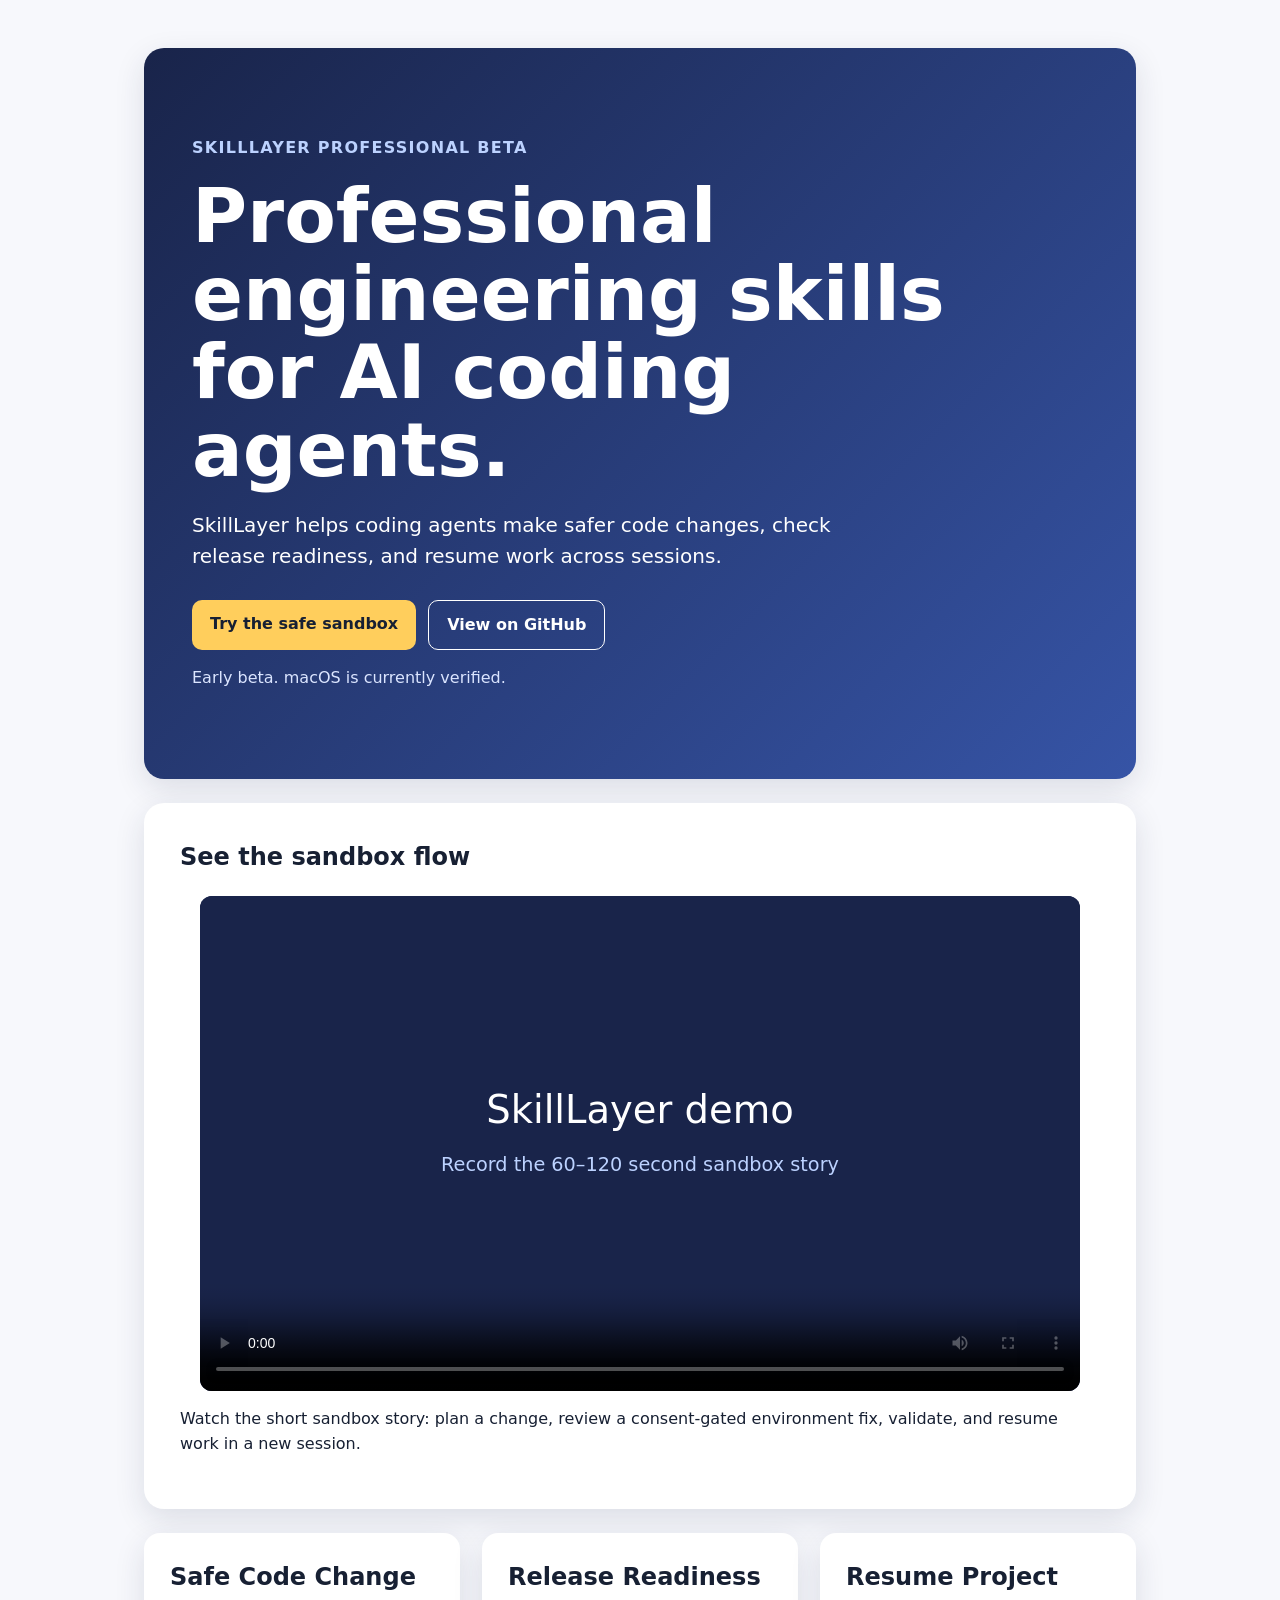
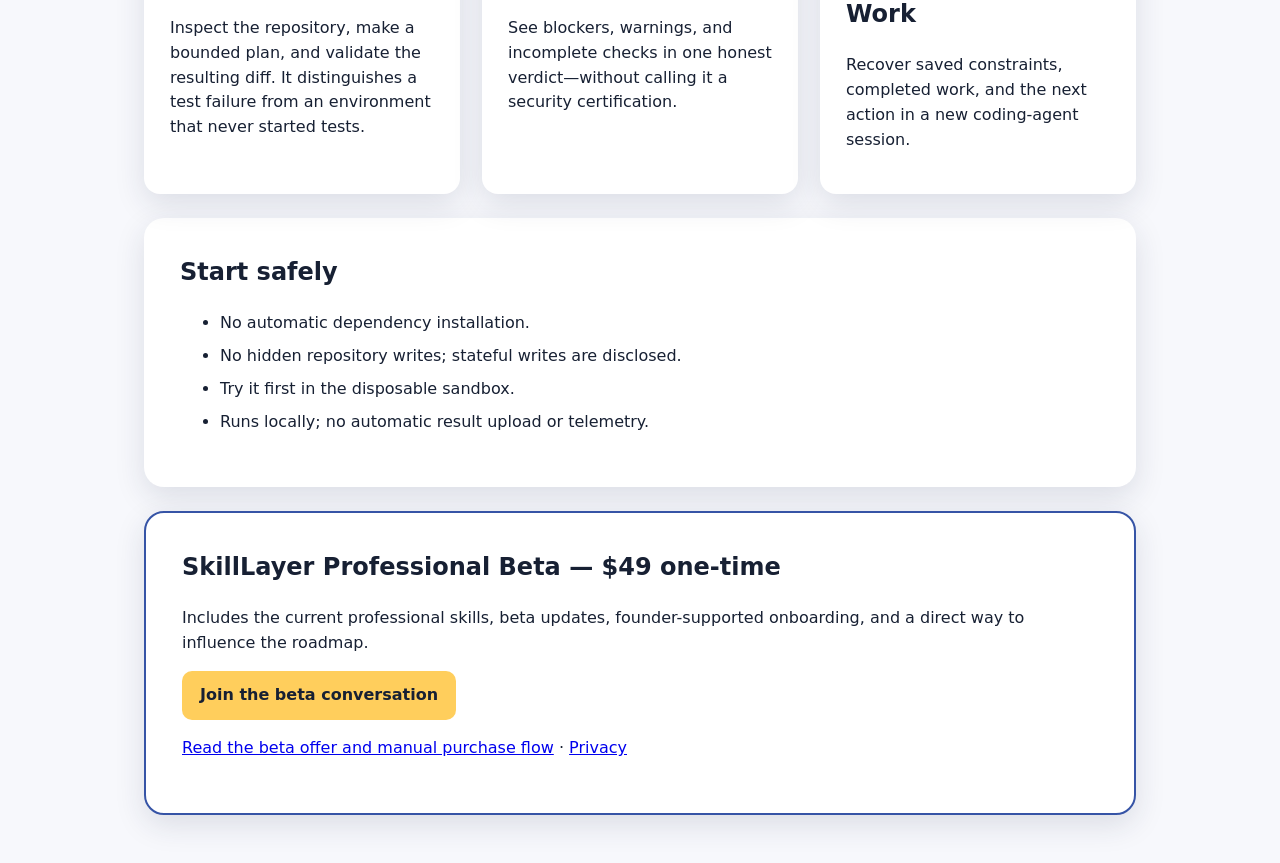
<file: site/index.html>
<!doctype html>
<html lang="en">
  <head>
    <meta charset="utf-8">
    <meta name="viewport" content="width=device-width, initial-scale=1">
    <meta name="description" content="Professional engineering skills for AI coding agents.">
    <title>SkillLayer — Professional engineering skills for AI coding agents</title>
    <link rel="stylesheet" href="styles.css">
  </head>
  <body>
    <main>
      <section class="hero">
        <p class="eyebrow">SkillLayer Professional Beta</p>
        <h1>Professional engineering skills for AI coding agents.</h1>
        <p class="lead">SkillLayer helps coding agents make safer code changes, check release readiness, and resume work across sessions.</p>
        <div class="actions">
          <a class="button primary" href="https://github.com/NickGBar/skilllayer-tester-sandbox">Try the safe sandbox</a>
          <a class="button secondary" href="https://github.com/NickGBar/Skilllayer">View on GitHub</a>
        </div>
        <p class="fine-print">Early beta. macOS is currently verified.</p>
      </section>

      <section class="demo" aria-label="Short SkillLayer demo">
        <h2>See the sandbox flow</h2>
        <video controls preload="metadata" poster="demo-placeholder.svg">
          <source src="media/SkillLayer_Automation_short.mp4" type="video/mp4">
          Your browser does not support embedded video. <a href="media/SkillLayer_Automation_short.mp4">Open the short demo video</a>.
        </video>
        <p>Watch the short sandbox story: plan a change, review a consent-gated environment fix, validate, and resume work in a new session.</p>
      </section>

      <section class="outcomes" aria-label="Three professional skills">
        <article>
          <h2>Safe Code Change</h2>
          <p>Inspect the repository, make a bounded plan, and validate the resulting diff. It distinguishes a test failure from an environment that never started tests.</p>
        </article>
        <article>
          <h2>Release Readiness</h2>
          <p>See blockers, warnings, and incomplete checks in one honest verdict—without calling it a security certification.</p>
        </article>
        <article>
          <h2>Resume Project Work</h2>
          <p>Recover saved constraints, completed work, and the next action in a new coding-agent session.</p>
        </article>
      </section>

      <section class="safety">
        <h2>Start safely</h2>
        <ul>
          <li>No automatic dependency installation.</li>
          <li>No hidden repository writes; stateful writes are disclosed.</li>
          <li>Try it first in the disposable sandbox.</li>
          <li>Runs locally; no automatic result upload or telemetry.</li>
        </ul>
      </section>

      <section class="beta">
        <h2>SkillLayer Professional Beta — $49 one-time</h2>
        <p>Includes the current professional skills, beta updates, founder-supported onboarding, and a direct way to influence the roadmap.</p>
        <a class="button primary" href="https://github.com/NickGBar/Skilllayer/issues/new?template=beta-interest.yml">Join the beta conversation</a>
        <p><a href="../BETA_OFFER.md">Read the beta offer and manual purchase flow</a> · <a href="privacy.html">Privacy</a></p>
      </section>
    </main>
  </body>
</html>
</file>
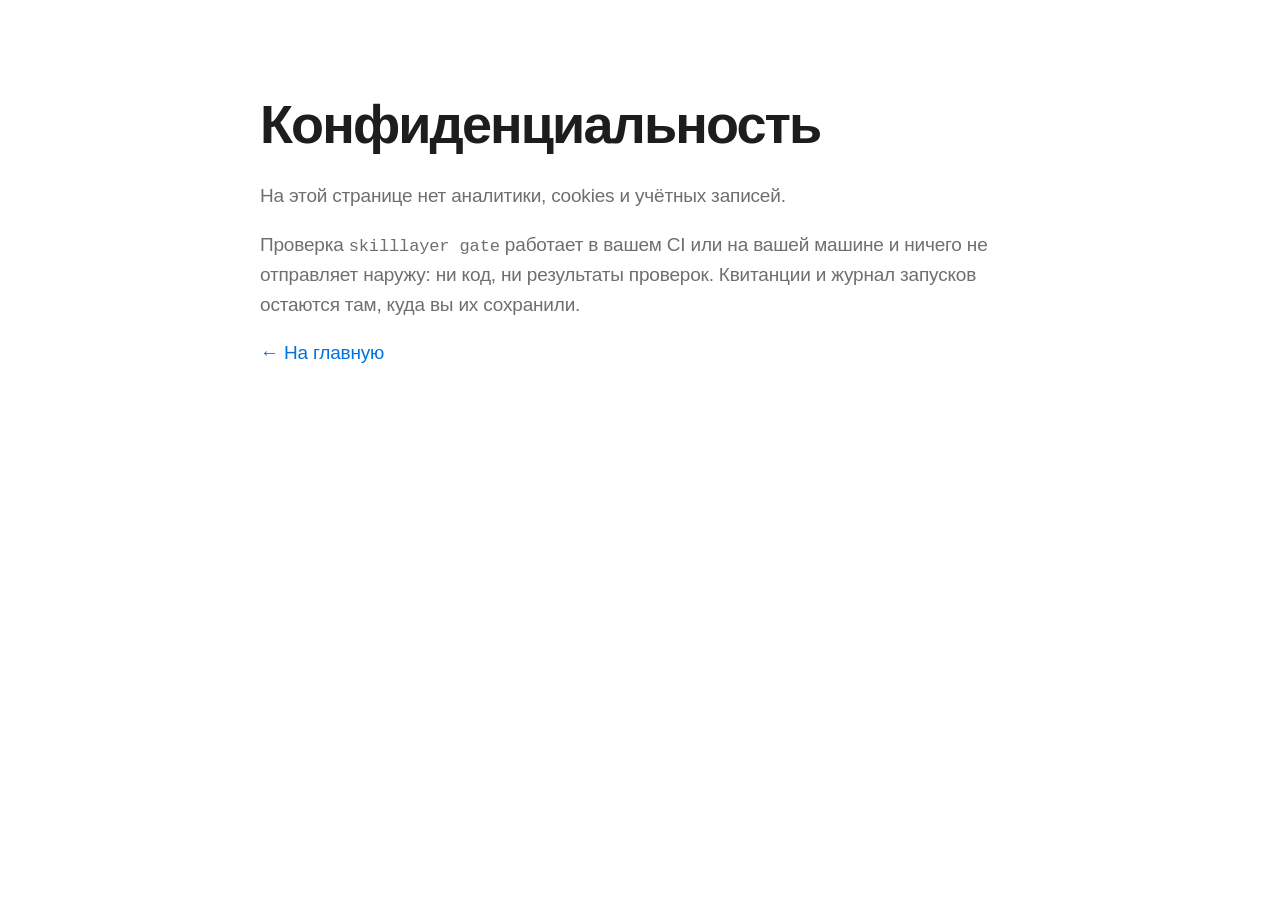
<file: docs/privacy.html>
<!DOCTYPE html>

<html lang="ru">
<head>
<meta charset="utf-8"/>
<meta content="width=device-width, initial-scale=1" name="viewport"/>
<title>SkillLayer — конфиденциальность</title>
<link href="styles.css" rel="stylesheet"/>
<script>try{var t=localStorage.getItem('sl-theme');if(t==='light'||t==='dark')document.documentElement.setAttribute('data-theme',t)}catch(e){}</script>
</head>
<body>
<main class="wrap narrow page">
<h1 data-i18n="p1">Конфиденциальность</h1>
<p data-i18n="p2">На этой странице нет аналитики, cookies и учётных записей.</p>
<p data-i18n="p3">Проверка <code>skilllayer gate</code> работает в вашем CI или на вашей машине и ничего не отправляет наружу: ни код, ни результаты проверок. Квитанции и журнал запусков остаются там, куда вы их сохранили.</p>
<p><a data-i18n="p4" href="index.html">← На главную</a></p>
</main>
<script src="site.js"></script>
</body>
</html>
</file>
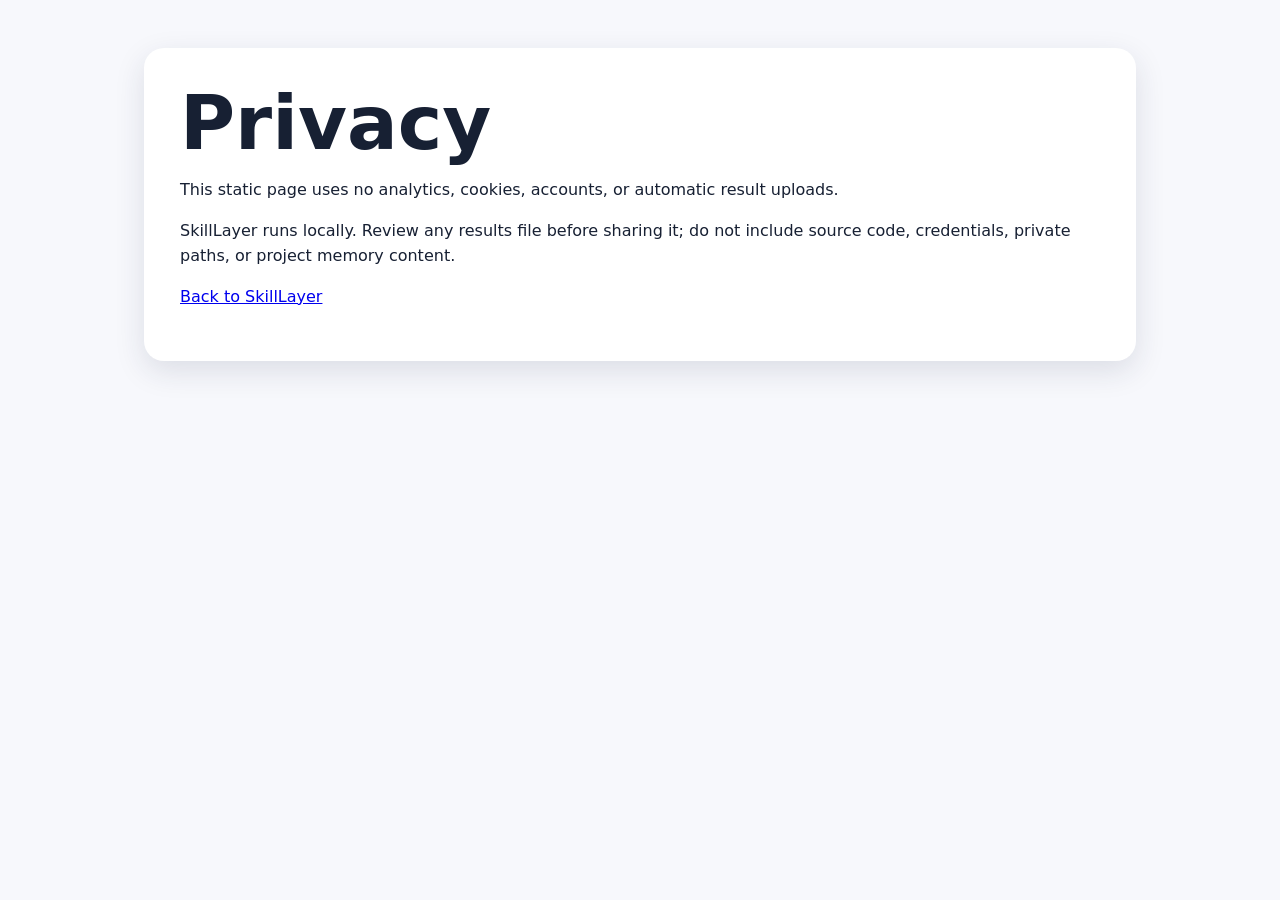
<file: site/privacy.html>
<!doctype html>
<html lang="en">
  <head><meta charset="utf-8"><meta name="viewport" content="width=device-width, initial-scale=1"><title>SkillLayer privacy</title><link rel="stylesheet" href="styles.css"></head>
  <body><main><section><h1>Privacy</h1><p>This static page uses no analytics, cookies, accounts, or automatic result uploads.</p><p>SkillLayer runs locally. Review any results file before sharing it; do not include source code, credentials, private paths, or project memory content.</p><p><a href="index.html">Back to SkillLayer</a></p></section></main></body>
</html>
</file>
<file: docs/styles.css>
/* SkillLayer landing. One stylesheet, no web fonts, no external requests —
   the page about a tool that sends nothing out should not send anything out itself. */

:root {
  --bg: #ffffff;
  --bg-alt: #f5f5f7;
  --surface: #ffffff;
  --ink: #1d1d1f;
  --muted: #6e6e73;
  --line: rgba(0, 0, 0, 0.1);
  --accent: #0071e3;
  --accent-hover: #0077ed;
  --accent-ink: #ffffff;
  --nav-bg: rgba(255, 255, 255, 0.72);
  --shadow: 0 1px 2px rgba(0, 0, 0, 0.04), 0 12px 40px rgba(0, 0, 0, 0.08);
  --ok: #34c759;
  --bad: #ff453a;
  --warn: #ff9f0a;
  --win-bg: #0b0d12;
  --win-bar: #181b23;
  --win-ink: #e6e9f0;
  --win-dim: #7d8596;
  --glow-a: rgba(0, 113, 227, 0.22);
  --glow-b: rgba(142, 92, 247, 0.18);
  --glow-c: rgba(255, 107, 154, 0.14);
  --font: -apple-system, BlinkMacSystemFont, "SF Pro Display", "SF Pro Text", "Inter",
    "Segoe UI", Roboto, "Helvetica Neue", Arial, system-ui, sans-serif;
  --mono: ui-monospace, "SF Mono", SFMono-Regular, Menlo, Consolas, "Liberation Mono", monospace;
  color-scheme: light;
}

@media (prefers-color-scheme: dark) {
  :root:not([data-theme="light"]) {
    --bg: #000000;
    --bg-alt: #0d0d0f;
    --surface: #161618;
    --ink: #f5f5f7;
    --muted: #a1a1a6;
    --line: rgba(255, 255, 255, 0.12);
    --accent: #2997ff;
    --accent-hover: #4aa8ff;
    --accent-ink: #000000;
    --nav-bg: rgba(0, 0, 0, 0.7);
    --shadow: 0 1px 2px rgba(0, 0, 0, 0.5), 0 12px 40px rgba(0, 0, 0, 0.5);
    --win-bg: #08090d;
    --win-bar: #14161c;
    --glow-a: rgba(41, 151, 255, 0.28);
    --glow-b: rgba(142, 92, 247, 0.24);
    --glow-c: rgba(255, 107, 154, 0.14);
    color-scheme: dark;
  }
}
:root[data-theme="dark"] {
  --bg: #000000;
  --bg-alt: #0d0d0f;
  --surface: #161618;
  --ink: #f5f5f7;
  --muted: #a1a1a6;
  --line: rgba(255, 255, 255, 0.12);
  --accent: #2997ff;
  --accent-hover: #4aa8ff;
  --accent-ink: #000000;
  --nav-bg: rgba(0, 0, 0, 0.7);
  --shadow: 0 1px 2px rgba(0, 0, 0, 0.5), 0 12px 40px rgba(0, 0, 0, 0.5);
  --win-bg: #08090d;
  --win-bar: #14161c;
  --glow-a: rgba(41, 151, 255, 0.28);
  --glow-b: rgba(142, 92, 247, 0.24);
  --glow-c: rgba(255, 107, 154, 0.14);
  color-scheme: dark;
}

*,
*::before,
*::after { box-sizing: border-box; }

html { scroll-behavior: smooth; scroll-padding-top: 72px; -webkit-text-size-adjust: 100%; }

body {
  margin: 0;
  background: var(--bg);
  color: var(--ink);
  font-family: var(--font);
  font-size: 17px;
  line-height: 1.5;
  letter-spacing: -0.011em;
  -webkit-font-smoothing: antialiased;
  text-rendering: optimizeLegibility;
}

a { color: var(--accent); text-decoration: none; }
a:hover { text-decoration: underline; }
code { font-family: var(--mono); font-size: 0.9em; }
:focus-visible { outline: 2px solid var(--accent); outline-offset: 3px; border-radius: 6px; }

.wrap { width: min(1080px, 100% - 48px); margin-inline: auto; }
.wrap.narrow { width: min(760px, 100% - 48px); }

/* ---------- nav ---------- */
.nav {
  position: sticky; top: 0; z-index: 50;
  background: var(--nav-bg);
  -webkit-backdrop-filter: saturate(180%) blur(20px);
  backdrop-filter: saturate(180%) blur(20px);
  border-bottom: 1px solid transparent;
  transition: border-color 0.3s;
}
.nav.scrolled { border-bottom-color: var(--line); }
.nav .wrap { display: flex; align-items: center; height: 56px; gap: 28px; }
.brand { display: flex; align-items: center; gap: 9px; font-weight: 600; color: var(--ink); letter-spacing: -0.02em; }
.brand:hover { text-decoration: none; }
.brand svg { width: 22px; height: 22px; }
.nav-links { display: flex; gap: 26px; margin-left: auto; font-size: 14px; }
.nav-links a { color: var(--muted); transition: color 0.2s; }
.nav-links a:hover { color: var(--ink); text-decoration: none; }
.nav-cta { font-size: 13px; padding: 6px 14px; }
html[lang="en"] .ru-only { display: none; }

/* ---------- buttons ---------- */
.actions { display: flex; flex-wrap: wrap; gap: 14px; justify-content: center; }
.button {
  display: inline-flex; align-items: center; gap: 8px;
  padding: 13px 26px; border-radius: 980px;
  font-size: 17px; font-weight: 500; letter-spacing: -0.01em;
  transition: transform 0.2s, background 0.2s, box-shadow 0.2s;
}
.button:hover { text-decoration: none; transform: translateY(-1px); }
.button.primary { background: var(--accent); color: var(--accent-ink); }
.button.primary:hover { background: var(--accent-hover); box-shadow: 0 8px 24px var(--glow-a); }
.button.secondary { color: var(--accent); }
.button.secondary:hover { background: color-mix(in srgb, var(--accent) 10%, transparent); }
.button.nav-cta { padding: 6px 14px; font-size: 13px; }

/* ---------- hero ---------- */
.hero { position: relative; overflow: hidden; text-align: center; padding: 88px 0 0; isolation: isolate; }
.glow { position: absolute; inset: -10% -10% auto -10%; height: 620px; z-index: -1; pointer-events: none;
  background:
    radial-gradient(40% 50% at 22% 30%, var(--glow-a), transparent 70%),
    radial-gradient(38% 48% at 78% 22%, var(--glow-b), transparent 70%),
    radial-gradient(34% 40% at 52% 60%, var(--glow-c), transparent 72%);
  filter: blur(30px);
  animation: drift 18s ease-in-out infinite alternate;
}
@keyframes drift { to { transform: translate3d(0, 18px, 0) scale(1.04); } }

.badge {
  display: inline-flex; align-items: center; gap: 9px;
  margin: 0 0 28px; padding: 6px 14px 6px 12px;
  border: 1px solid var(--line); border-radius: 980px;
  background: color-mix(in srgb, var(--surface) 70%, transparent);
  -webkit-backdrop-filter: blur(12px); backdrop-filter: blur(12px);
  font-size: 13px; color: var(--muted);
}
.badge i { width: 7px; height: 7px; border-radius: 50%; background: var(--warn); box-shadow: 0 0 0 3px color-mix(in srgb, var(--warn) 25%, transparent); }

h1, h2, h3 { margin: 0; font-weight: 700; letter-spacing: -0.035em; line-height: 1.06; }
.hero h1 { font-size: clamp(38px, 6.4vw, 76px); max-width: 15.5em; margin-inline: auto; text-wrap: balance; }
.grad {
  background: linear-gradient(100deg, var(--accent) 0%, #8e5cf7 55%, #ff6b9a 100%);
  -webkit-background-clip: text; background-clip: text; color: transparent;
}
.lead { font-size: clamp(18px, 2.2vw, 23px); line-height: 1.4; color: var(--muted); max-width: 33em; margin: 26px auto 36px; text-wrap: balance; letter-spacing: -0.017em; }

/* ---------- window / terminal ---------- */
.window {
  margin: 64px auto 0; width: min(860px, 100%);
  border-radius: 14px 14px 0 0; overflow: hidden;
  background: var(--win-bg); color: var(--win-ink);
  box-shadow: 0 -1px 0 rgba(255,255,255,0.06) inset, 0 30px 80px rgba(0, 0, 0, 0.35);
  border: 1px solid rgba(255,255,255,0.08); border-bottom: 0;
  text-align: left;
}
.window-bar { display: flex; align-items: center; gap: 8px; padding: 13px 16px; background: var(--win-bar); }
.window-bar i { width: 12px; height: 12px; border-radius: 50%; background: #ff5f57; }
.window-bar i:nth-child(2) { background: #febc2e; }
.window-bar i:nth-child(3) { background: #28c840; }
.window-bar span { margin-left: 10px; font: 12px var(--mono); color: var(--win-dim); }
.term { margin: 0; padding: 22px 24px 28px; font: 13.5px/1.75 var(--mono); letter-spacing: 0; overflow-x: auto; white-space: pre; }
.term .line { display: block; opacity: 0; transform: translateY(6px); animation: line-in 0.5s ease forwards; animation-delay: calc(var(--i) * 0.28s + 0.5s); }
@keyframes line-in { to { opacity: 1; transform: none; } }
.term .dim { color: var(--win-dim); }
.term .ok { color: var(--ok); }
.term .bad { color: var(--bad); }
.term b { font-weight: 600; }
.term .verdict { display: inline-block; padding: 1px 9px; margin-left: 6px; border-radius: 6px; background: color-mix(in srgb, var(--bad) 18%, transparent); color: var(--bad); font-weight: 600; }

/* ---------- sections ---------- */
section { padding: 120px 0; }
section.alt { background: var(--bg-alt); }
.eyebrow { margin: 0 0 14px; font-size: 14px; font-weight: 600; letter-spacing: 0.02em; color: var(--accent); }
.section-head { text-align: center; margin-bottom: 64px; }
.section-head h2 { font-size: clamp(32px, 4.8vw, 56px); text-wrap: balance; max-width: 16em; margin-inline: auto; }
.section-head p:not(.eyebrow) { margin: 20px auto 0; max-width: 32em; font-size: clamp(17px, 1.8vw, 21px); line-height: 1.45; color: var(--muted); text-wrap: balance; }

/* facts strip */
.facts { padding: 72px 0 0; }
.facts-grid { display: grid; grid-template-columns: repeat(3, 1fr); gap: 0; border-top: 1px solid var(--line); border-bottom: 1px solid var(--line); }
.fact { padding: 40px 28px; text-align: center; }
.fact + .fact { border-left: 1px solid var(--line); }
.fact b { display: block; font-size: clamp(40px, 5vw, 64px); font-weight: 700; letter-spacing: -0.04em; line-height: 1; }
.fact span { display: block; margin-top: 12px; color: var(--muted); font-size: 15px; line-height: 1.4; }

/* ---------- bento ---------- */
.bento { display: grid; grid-template-columns: repeat(2, 1fr); gap: 20px; }
.tile {
  position: relative; overflow: hidden;
  background: var(--surface); border-radius: 28px; padding: 36px 36px 0;
  display: flex; flex-direction: column; min-height: 440px;
  box-shadow: var(--shadow); border: 1px solid var(--line);
  transition: transform 0.4s cubic-bezier(0.2, 0.8, 0.2, 1);
}
.tile:hover { transform: translateY(-4px); }
.tile h3 { font-size: 28px; letter-spacing: -0.03em; }
.tile p { margin: 12px 0 0; color: var(--muted); font-size: 17px; line-height: 1.45; max-width: 26em; }
.tile .art { margin-top: auto; padding-top: 28px; }

/* mini visuals */
.chat { display: grid; gap: 10px; padding-bottom: 36px; }
.bubble { max-width: 88%; padding: 10px 15px; border-radius: 18px; font-size: 15px; line-height: 1.35; }
.bubble.agent { background: var(--bg-alt); border-bottom-left-radius: 5px; }
.bubble.check { justify-self: end; background: var(--win-bg); color: var(--win-ink); border-bottom-right-radius: 5px; font-family: var(--mono); font-size: 13px; }
.bubble.check .bad { color: var(--bad); }
.bubble small { display: block; font-size: 11px; opacity: 0.55; margin-bottom: 2px; font-family: var(--font); letter-spacing: 0.02em; }

.diff { margin: 0; border-radius: 14px 14px 0 0; overflow: hidden; background: var(--win-bg); color: var(--win-ink); font: 13px/1.7 var(--mono); letter-spacing: 0; }
.diff .file { padding: 9px 16px; background: var(--win-bar); color: var(--win-dim); font-size: 12px; }
.diff .row { display: block; padding: 0 16px; white-space: pre; overflow-x: auto; }
.diff .del { background: color-mix(in srgb, var(--bad) 16%, transparent); color: #ff8f88; }
.diff .add { background: color-mix(in srgb, var(--ok) 14%, transparent); color: #6fe092; }
.diff .ctx { color: var(--win-dim); }
.diff .tail { padding: 8px 16px 14px; color: var(--win-dim); font-size: 12px; }

.paths { display: grid; gap: 10px; padding-bottom: 36px; }
.path { display: flex; align-items: center; gap: 12px; padding: 12px 16px; border-radius: 14px; background: var(--bg-alt); font: 13px var(--mono); letter-spacing: 0; }
.path svg { flex: none; width: 16px; height: 16px; color: var(--muted); }
.path em { margin-left: auto; font: 600 11px var(--font); letter-spacing: 0.02em; padding: 3px 9px; border-radius: 980px; font-style: normal; }
.path em.lock { background: color-mix(in srgb, var(--bad) 15%, transparent); color: var(--bad); }
.path em.fine { background: color-mix(in srgb, var(--ok) 18%, transparent); color: #1f9d4a; }
@media (prefers-color-scheme: dark) { :root:not([data-theme="light"]) .path em.fine { color: var(--ok); } }
:root[data-theme="dark"] .path em.fine { color: var(--ok); }

.timeline { position: relative; display: grid; gap: 0; padding: 0 0 36px 22px; }
.timeline::before { content: ""; position: absolute; left: 6px; top: 12px; bottom: 48px; width: 2px; background: var(--line); }
.commit { position: relative; padding: 8px 0 8px 14px; font-size: 14px; }
.commit::before { content: ""; position: absolute; left: -22px; top: 15px; width: 14px; height: 14px; border-radius: 50%; background: var(--surface); border: 3px solid var(--muted); }
.commit.bad::before { border-color: var(--bad); }
.commit.ok::before { border-color: var(--ok); }
.commit code { color: var(--muted); font-size: 12px; margin-right: 6px; }
.commit .tag { display: inline-block; white-space: nowrap; margin-left: 8px; font: 600 11px var(--font); padding: 2px 8px; border-radius: 980px; }
.commit.bad .tag { background: color-mix(in srgb, var(--bad) 15%, transparent); color: var(--bad); }
.commit.ok .tag { background: color-mix(in srgb, var(--ok) 18%, transparent); color: #1f9d4a; }
@media (prefers-color-scheme: dark) { :root:not([data-theme="light"]) .commit.ok .tag { color: var(--ok); } }
:root[data-theme="dark"] .commit.ok .tag { color: var(--ok); }

.note { margin: 28px 0 0; text-align: center; font-size: 14px; color: var(--muted); }

/* ---------- steps ---------- */
.steps { display: grid; grid-template-columns: repeat(3, 1fr); gap: 20px; list-style: none; margin: 0; padding: 0; counter-reset: s; }
.steps li { counter-increment: s; position: relative; padding: 36px 32px; border-radius: 28px; background: var(--surface); border: 1px solid var(--line); box-shadow: var(--shadow); }
.steps li::before { content: counter(s); display: block; margin-bottom: 40px; font-size: 64px; font-weight: 700; letter-spacing: -0.05em; line-height: 1;
  background: linear-gradient(135deg, var(--accent), #8e5cf7); -webkit-background-clip: text; background-clip: text; color: transparent; }
.steps h3 { font-size: 22px; letter-spacing: -0.025em; }
.steps p { margin: 10px 0 0; color: var(--muted); font-size: 16px; line-height: 1.5; }

/* ---------- receipt ---------- */
.split { display: grid; grid-template-columns: 1fr 1fr; gap: 72px; align-items: center; }
.split h2 { font-size: clamp(32px, 4.4vw, 52px); text-wrap: balance; }
.split p:not(.eyebrow) { margin: 22px 0 0; color: var(--muted); font-size: 19px; line-height: 1.5; }
.ticks { list-style: none; margin: 28px 0 0; padding: 0; display: grid; gap: 12px; }
.ticks li { position: relative; padding-left: 30px; }
.ticks li::before { content: ""; position: absolute; left: 0; top: 4px; width: 18px; height: 18px; border-radius: 50%;
  background: var(--accent) url("data:image/svg+xml,%3Csvg xmlns='http://www.w3.org/2000/svg' viewBox='0 0 18 18'%3E%3Cpath d='M5 9.5l2.5 2.5L13 6.5' fill='none' stroke='%23fff' stroke-width='2' stroke-linecap='round' stroke-linejoin='round'/%3E%3C/svg%3E") center/100% no-repeat; }
.receipt { position: relative; padding: 30px 30px 26px; border-radius: 24px; background: var(--surface); border: 1px solid var(--line); box-shadow: var(--shadow); font: 13px/1.9 var(--mono); letter-spacing: 0; transform: rotate(1.2deg); }
.receipt header { display: flex; justify-content: space-between; align-items: center; margin-bottom: 14px; padding-bottom: 14px; border-bottom: 1px dashed var(--line); font-family: var(--font); font-weight: 600; font-size: 15px; letter-spacing: -0.01em; }
.receipt header span { font: 600 11px var(--font); padding: 3px 10px; border-radius: 980px; background: color-mix(in srgb, var(--bad) 15%, transparent); color: var(--bad); }
.receipt dl { margin: 0; display: grid; grid-template-columns: auto 1fr; gap: 0 18px; }
.receipt dt { color: var(--muted); }
.receipt dd { margin: 0; text-align: right; overflow-wrap: anywhere; }
.receipt footer { margin-top: 14px; padding-top: 14px; border-top: 1px dashed var(--line); color: var(--muted); font-size: 12px; display: flex; gap: 8px; align-items: center; }
.receipt footer svg { width: 14px; height: 14px; flex: none; color: var(--ok); }

/* ---------- in-session band (always dark) ---------- */
.band { background: #000; color: #f5f5f7; position: relative; overflow: hidden; isolation: isolate; }
.band::before { content: ""; position: absolute; inset: 0; z-index: -1; background: radial-gradient(50% 60% at 50% 0%, rgba(41,151,255,0.22), transparent 70%); }
.band .eyebrow { color: #2997ff; }
.band .section-head p:not(.eyebrow) { color: #a1a1a6; }
.flow { display: grid; grid-template-columns: 1fr auto 1fr auto 1fr; gap: 16px; align-items: stretch; }
.node { padding: 28px 24px; border-radius: 22px; background: rgba(255,255,255,0.06); border: 1px solid rgba(255,255,255,0.1); -webkit-backdrop-filter: blur(14px); backdrop-filter: blur(14px); }
.node small { display: block; margin-bottom: 14px; font: 600 12px var(--font); letter-spacing: 0.04em; text-transform: uppercase; color: #8e8e93; }
.node strong { display: block; font-size: 19px; letter-spacing: -0.02em; line-height: 1.25; }
.node p { margin: 10px 0 0; font-size: 15px; line-height: 1.45; color: #a1a1a6; }
.node.hot { border-color: rgba(255,69,58,0.45); background: rgba(255,69,58,0.08); }
.node.good { border-color: rgba(52,199,89,0.4); background: rgba(52,199,89,0.07); }
.arrow { align-self: center; color: #636366; font-size: 26px; }
.band .note { color: #8e8e93; }

/* ---------- not-do ---------- */
.nots { display: grid; grid-template-columns: repeat(2, 1fr); gap: 16px; list-style: none; margin: 0; padding: 0; }
.nots li { display: flex; gap: 16px; padding: 24px 26px; border-radius: 20px; background: var(--surface); border: 1px solid var(--line); font-size: 16px; line-height: 1.45; color: var(--muted); }
.nots li strong { color: var(--ink); font-weight: 600; }
.nots svg { flex: none; width: 22px; height: 22px; margin-top: 1px; color: var(--muted); }

/* ---------- pilot ---------- */
.pilot-card { position: relative; overflow: hidden; isolation: isolate; text-align: center; padding: 88px 40px; border-radius: 36px; background: #000; color: #f5f5f7; }
.pilot-card::before { content: ""; position: absolute; inset: 0; z-index: -1;
  background: radial-gradient(40% 60% at 15% 0%, rgba(41,151,255,0.35), transparent 70%), radial-gradient(40% 60% at 90% 100%, rgba(142,92,247,0.32), transparent 70%); }
.pilot-card h2 { font-size: clamp(34px, 5vw, 60px); }
.pilot-card > p:not(.eyebrow):not(.fine) { max-width: 30em; margin: 20px auto 0; font-size: 20px; line-height: 1.45; color: #a1a1a6; text-wrap: balance; }
.pilot-points { list-style: none; margin: 44px auto 0; padding: 0; display: grid; grid-template-columns: repeat(2, 1fr); gap: 14px; max-width: 700px; text-align: left; }
.pilot-points li { padding: 18px 22px; border-radius: 16px; background: rgba(255,255,255,0.07); border: 1px solid rgba(255,255,255,0.1); font-size: 16px; line-height: 1.4; }
.pilot-points b { display: block; margin-bottom: 2px; font-size: 17px; }
.pilot-card .actions { margin-top: 44px; }
.pilot-card .button.primary { background: #fff; color: #000; }
.pilot-card .button.primary:hover { background: #e8e8ed; box-shadow: 0 8px 30px rgba(255,255,255,0.18); }
.pilot-card .button.secondary { color: #2997ff; }
.fine { margin: 28px auto 0; max-width: 40em; font-size: 14px; color: #8e8e93; }

/* ---------- footer ---------- */
footer.site { padding: 48px 0 64px; font-size: 13px; color: var(--muted); }
footer.site .wrap { display: flex; flex-wrap: wrap; gap: 10px 28px; justify-content: space-between; padding-top: 24px; border-top: 1px solid var(--line); }
footer.site nav { display: flex; flex-wrap: wrap; gap: 8px 24px; }
footer.site a { color: var(--muted); }
footer.site a:hover { color: var(--ink); }

/* ---------- plain pages (privacy) ---------- */
.page { padding: 96px 0 40px; }
.page h1 { font-size: clamp(34px, 5vw, 54px); margin-bottom: 28px; }
.page p { color: var(--muted); font-size: 19px; line-height: 1.55; }

/* ---------- reveal ---------- */
.js .reveal { opacity: 0; transform: translateY(28px); transition: opacity 0.9s cubic-bezier(0.2, 0.8, 0.2, 1), transform 0.9s cubic-bezier(0.2, 0.8, 0.2, 1); transition-delay: var(--d, 0s); }
.js .reveal.in { opacity: 1; transform: none; }

/* ---------- responsive ---------- */
@media (max-width: 880px) {
  section { padding: 84px 0; }
  .nav-links { display: none; }
  .nav .settings { margin-left: auto; }
  .bento, .steps, .nots, .pilot-points { grid-template-columns: 1fr; }
  .tile { min-height: 0; padding: 30px 26px 0; }
  .split { grid-template-columns: 1fr; gap: 48px; }
  .receipt { transform: none; }
  .flow { grid-template-columns: 1fr; }
  .arrow { transform: rotate(90deg); justify-self: center; }
  .facts-grid { grid-template-columns: 1fr; }
  .fact + .fact { border-left: 0; border-top: 1px solid var(--line); }
  .pilot-card { padding: 64px 22px; border-radius: 28px; }
  .term { font-size: 12px; padding: 18px 16px 22px; }
}
@media (max-width: 480px) {
  body { font-size: 16px; }
  .hero { padding-top: 56px; }
  .window { margin-top: 44px; }
  .button { padding: 12px 22px; font-size: 16px; }
}

@media (prefers-reduced-motion: reduce) {
  html { scroll-behavior: auto; }
  .glow { animation: none; }
  .term .line { opacity: 1; transform: none; animation: none; }
  .js .reveal { opacity: 1; transform: none; transition: none; }
  .tile, .button { transition: none; }
}

/* ================= second pass: cycle, roadmap, install ================= */

/* integrations strip */
.works-with { display: flex; flex-wrap: wrap; justify-content: center; align-items: center; gap: 10px 12px; margin: 44px auto 0; font-size: 13px; color: var(--muted); }
.works-with span.lbl { margin-right: 6px; }
.works-with b { font-weight: 500; padding: 5px 13px; border-radius: 980px; border: 1px solid var(--line); background: color-mix(in srgb, var(--surface) 70%, transparent); color: var(--ink); -webkit-backdrop-filter: blur(10px); backdrop-filter: blur(10px); }

/* status chips */
.chip { display: inline-flex; align-items: center; gap: 6px; font: 600 11px var(--font); letter-spacing: 0.03em; padding: 3px 10px; border-radius: 980px; text-transform: uppercase; white-space: nowrap; }
.chip::before { content: ""; width: 6px; height: 6px; border-radius: 50%; background: currentColor; }
.chip.live { background: color-mix(in srgb, var(--ok) 16%, transparent); color: #1f9d4a; }
.chip.next { background: color-mix(in srgb, var(--accent) 14%, transparent); color: var(--accent); }
.chip.later { background: color-mix(in srgb, var(--muted) 16%, transparent); color: var(--muted); }
@media (prefers-color-scheme: dark) { :root:not([data-theme="light"]) .chip.live { color: var(--ok); } }
:root[data-theme="dark"] .chip.live { color: var(--ok); }

/* review cycle lanes */
.lanes { display: grid; gap: 20px; }
.lane { padding: 30px 32px 32px; border-radius: 28px; background: var(--surface); border: 1px solid var(--line); box-shadow: var(--shadow); }
.lane.after { border-color: color-mix(in srgb, var(--accent) 45%, var(--line)); background: linear-gradient(180deg, color-mix(in srgb, var(--accent) 7%, var(--surface)), var(--surface)); }
.lane h3 { display: flex; flex-wrap: wrap; align-items: center; gap: 12px; font-size: 20px; letter-spacing: -0.02em; margin-bottom: 22px; }
.lane h3 small { font: 500 14px var(--font); color: var(--muted); letter-spacing: 0; }
.track { display: flex; flex-wrap: wrap; align-items: center; gap: 10px 8px; }
.step { padding: 9px 16px; border-radius: 12px; background: var(--bg-alt); font-size: 14px; font-weight: 500; white-space: nowrap; }
.step.human { background: color-mix(in srgb, var(--warn) 18%, transparent); }
.step.auto { background: color-mix(in srgb, var(--accent) 16%, transparent); color: var(--accent); }
.step.done { background: color-mix(in srgb, var(--ok) 18%, transparent); }
.step.back { background: color-mix(in srgb, var(--bad) 13%, transparent); color: var(--bad); }
.join { color: var(--muted); font-size: 15px; }
.lane-note { margin: 20px 0 0; font-size: 15px; color: var(--muted); }
.lane-note b { color: var(--ink); font-weight: 600; }

/* roadmap */
.road { display: grid; grid-template-columns: repeat(3, 1fr); gap: 16px; }
.road article { display: flex; flex-direction: column; gap: 12px; padding: 26px 26px 24px; border-radius: 22px; background: var(--surface); border: 1px solid var(--line); transition: transform 0.35s cubic-bezier(0.2, 0.8, 0.2, 1), box-shadow 0.35s; }
.road article:hover { transform: translateY(-3px); box-shadow: var(--shadow); }
.road h3 { font-size: 19px; letter-spacing: -0.02em; line-height: 1.2; }
.road p { margin: 0; font-size: 15px; line-height: 1.45; color: var(--muted); }
.road code { padding: 1px 6px; border-radius: 6px; background: var(--bg-alt); color: var(--ink); font-size: 12.5px; }
.road .chip { align-self: flex-start; }
.road-legend { display: flex; flex-wrap: wrap; gap: 12px 22px; justify-content: center; margin: 0 0 32px; font-size: 14px; color: var(--muted); }
.road-legend span { display: inline-flex; align-items: center; gap: 8px; }

.principle { display: grid; grid-template-columns: 1fr 1.1fr; gap: 56px; align-items: center; margin-top: 72px; padding: 52px; border-radius: 32px; background: #000; color: #f5f5f7; position: relative; overflow: hidden; isolation: isolate; }
.principle::before { content: ""; position: absolute; inset: 0; z-index: -1; background: radial-gradient(50% 70% at 0% 0%, rgba(41,151,255,0.28), transparent 70%), radial-gradient(40% 60% at 100% 100%, rgba(142,92,247,0.25), transparent 70%); }
.principle h3 { font-size: clamp(26px, 3.2vw, 38px); }
.principle p { margin: 16px 0 0; color: #a1a1a6; font-size: 17px; line-height: 1.5; }
.triad { display: flex; flex-wrap: wrap; gap: 8px; margin-top: 22px; }
.triad span { padding: 7px 15px; border-radius: 980px; background: rgba(255,255,255,0.09); border: 1px solid rgba(255,255,255,0.12); font-size: 14px; font-weight: 500; }
.finding { border-radius: 18px; background: #0d0f14; border: 1px solid rgba(255,255,255,0.1); overflow: hidden; font-size: 14px; color: #e6e9f0; }
.finding .bar { display: flex; align-items: center; gap: 10px; padding: 12px 16px; background: #171a21; font-size: 13px; color: #9ba3b4; }
.finding .bar b { color: #e6e9f0; font-weight: 600; }
.finding .bar .chip { margin-left: auto; background: rgba(41,151,255,0.16); color: #2997ff; }
.finding .body { padding: 18px 20px 20px; display: grid; gap: 14px; line-height: 1.45; }
.finding dt { font: 600 11px var(--font); letter-spacing: 0.06em; text-transform: uppercase; color: #7d8596; margin-bottom: 3px; }
.finding dd { margin: 0; }
.finding code { color: #8fc2ff; font-size: 13px; }

/* install */
.install { max-width: 760px; margin: 0 auto; border-radius: 18px; overflow: hidden; background: var(--win-bg); color: var(--win-ink); box-shadow: 0 24px 60px rgba(0,0,0,0.28); border: 1px solid rgba(255,255,255,0.08); }
.install .window-bar { justify-content: flex-start; }
.install .copy { margin-left: auto; font: 500 12px var(--font); color: var(--win-ink); background: rgba(255,255,255,0.08); border: 1px solid rgba(255,255,255,0.12); padding: 4px 12px; border-radius: 980px; cursor: pointer; transition: background 0.2s; }
.install .copy:hover { background: rgba(255,255,255,0.16); }
.install pre { margin: 0; padding: 22px 24px 26px; font: 14px/1.9 var(--mono); letter-spacing: 0; overflow-x: auto; }
.install .dim { color: var(--win-dim); }
.install .p { color: var(--ok); user-select: none; }
.install-meta { display: flex; flex-wrap: wrap; justify-content: center; gap: 10px 28px; margin-top: 28px; font-size: 15px; color: var(--muted); }
.install-meta span::before { content: "✓"; color: var(--ok); margin-right: 8px; font-weight: 700; }

@media (max-width: 880px) {
  .road { grid-template-columns: 1fr; }
  .principle { grid-template-columns: 1fr; gap: 36px; padding: 34px 24px; border-radius: 26px; }
  .lane { padding: 24px 20px 26px; border-radius: 22px; }
  .step { white-space: normal; }
}


/* ================= settings: gear, language, theme ================= */
.settings { position: relative; margin-left: -10px; }
.gear { width: 34px; height: 34px; display: grid; place-items: center; border: 0; border-radius: 50%; background: transparent; color: var(--muted); cursor: pointer; transition: background 0.2s, color 0.2s; }
.gear:hover, .gear[aria-expanded="true"] { background: var(--bg-alt); color: var(--ink); }
.gear svg { width: 18px; height: 18px; transition: transform 0.5s cubic-bezier(0.2, 0.8, 0.2, 1); }
.gear[aria-expanded="true"] svg { transform: rotate(60deg); }
.pop { position: absolute; right: 0; top: calc(100% + 12px); z-index: 60; width: 272px; display: grid; gap: 18px; padding: 18px;
  border-radius: 20px; background: color-mix(in srgb, var(--surface) 90%, transparent); border: 1px solid var(--line); box-shadow: var(--shadow);
  -webkit-backdrop-filter: saturate(180%) blur(24px); backdrop-filter: saturate(180%) blur(24px);
  transform-origin: top right; animation: pop-in 0.18s ease-out; }
.pop[hidden] { display: none; }
@keyframes pop-in { from { opacity: 0; transform: scale(0.96) translateY(-4px); } }
.pop-lbl { margin: 0 0 8px; font: 600 11px var(--font); letter-spacing: 0.06em; text-transform: uppercase; color: var(--muted); }
.seg { display: flex; gap: 2px; padding: 3px; border-radius: 11px; background: var(--bg-alt); }
.seg button { flex: 1; padding: 7px 8px; border: 0; border-radius: 8px; background: transparent; color: var(--muted); font: 500 13px var(--font); cursor: pointer; transition: background 0.2s, color 0.2s; white-space: nowrap; }
.seg button:hover { color: var(--ink); }
.seg button[aria-checked="true"] { background: var(--surface); color: var(--ink); box-shadow: 0 1px 3px rgba(0, 0, 0, 0.18); }
.nav .wrap { position: relative; }
.nots li:last-child:nth-child(odd) { grid-column: 1 / -1; }
@media (max-width: 880px) { .nots li:last-child:nth-child(odd) { grid-column: auto; } .settings { position: static; } .pop { top: calc(100% + 4px); width: min(272px, 100%); } }
</file>
<file: site/styles.css>
:root { color-scheme: light; font-family: Inter, ui-sans-serif, system-ui, sans-serif; color: #172033; background: #f7f8fc; }
* { box-sizing: border-box; }
body { margin: 0; line-height: 1.55; }
main { max-width: 1040px; margin: auto; padding: 24px; }
section { margin: 24px 0; padding: 36px; border-radius: 20px; background: #fff; box-shadow: 0 10px 30px #1f2a4420; }
.hero { padding: 72px 48px; background: linear-gradient(135deg, #19244a, #3654a6); color: white; }
.eyebrow { font-weight: 700; letter-spacing: .08em; text-transform: uppercase; color: #bcd2ff; }
h1 { max-width: 760px; margin: 0; font-size: clamp(2.35rem, 6vw, 4.7rem); line-height: 1.04; }
h2 { margin-top: 0; }
.lead { max-width: 700px; font-size: 1.25rem; }
.actions { display: flex; flex-wrap: wrap; gap: 12px; margin-top: 28px; }
.button { display: inline-block; padding: 12px 18px; border-radius: 10px; font-weight: 700; text-decoration: none; }
.primary { background: #ffce5c; color: #172033; }
.secondary { border: 1px solid currentColor; color: inherit; }
.fine-print { color: #dbe5ff; }
.outcomes { display: grid; grid-template-columns: repeat(3, 1fr); gap: 22px; background: transparent; box-shadow: none; padding: 0; }
.outcomes article { padding: 26px; background: #fff; border-radius: 16px; box-shadow: 0 10px 30px #1f2a4420; }
.safety li { margin: 8px 0; }
.beta { border: 2px solid #3654a6; }
.demo video { display: block; width: 100%; max-width: 880px; margin: 16px auto; border-radius: 12px; background: #19244a; }
@media (max-width: 720px) { .hero { padding: 40px 26px; } .outcomes { grid-template-columns: 1fr; } section { padding: 28px; } }
</file>
